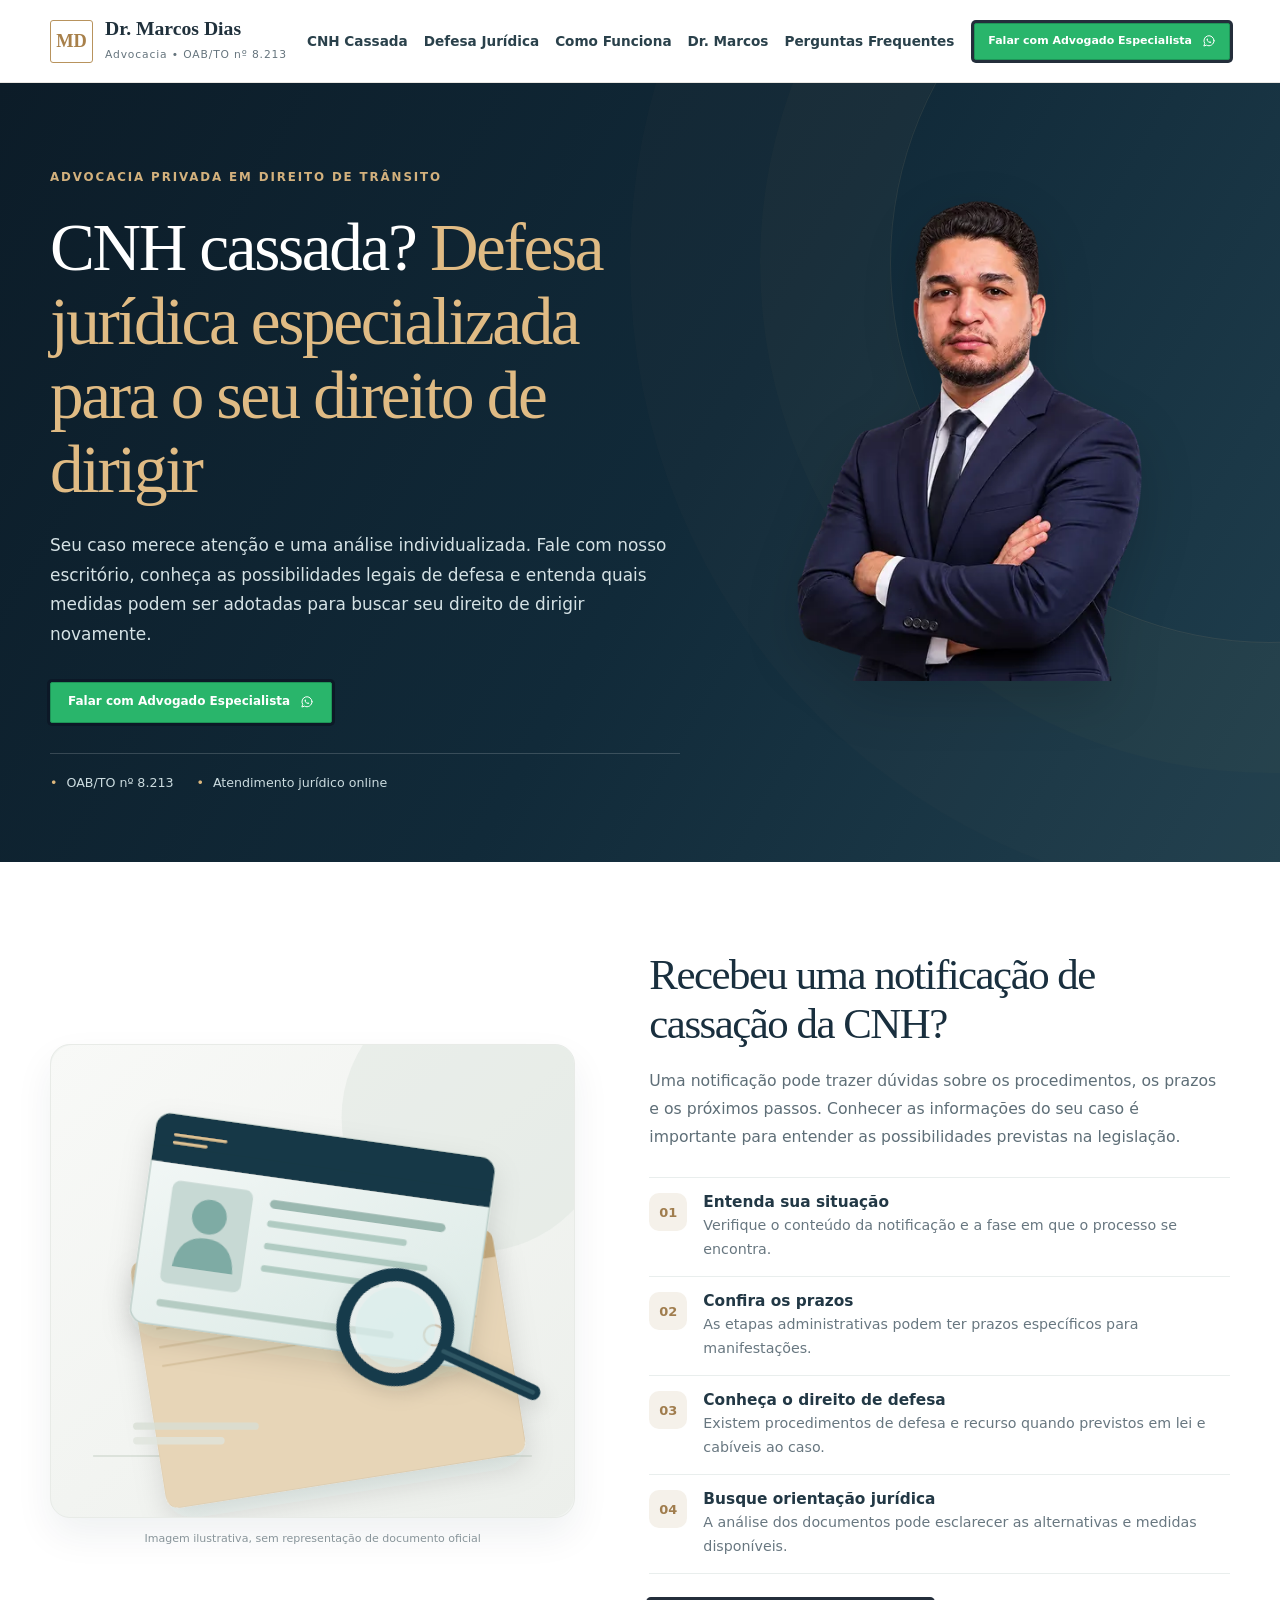
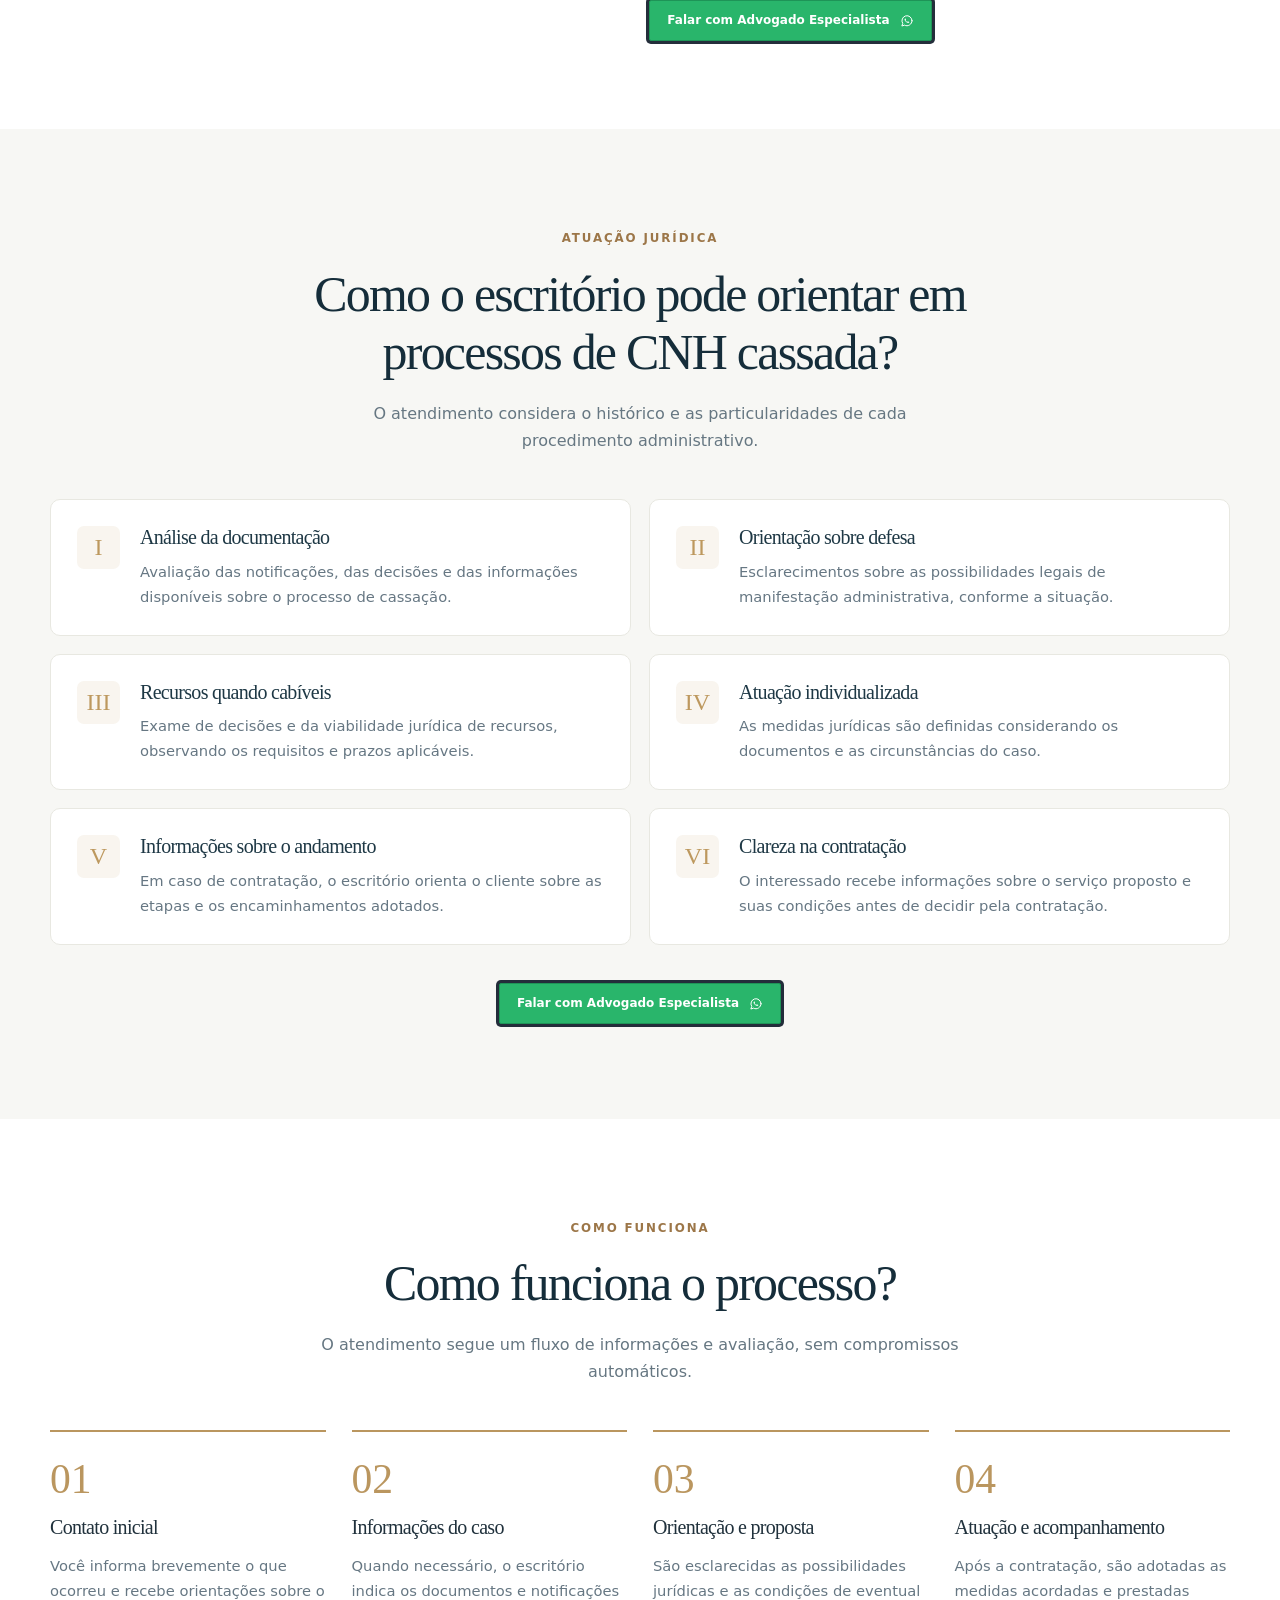
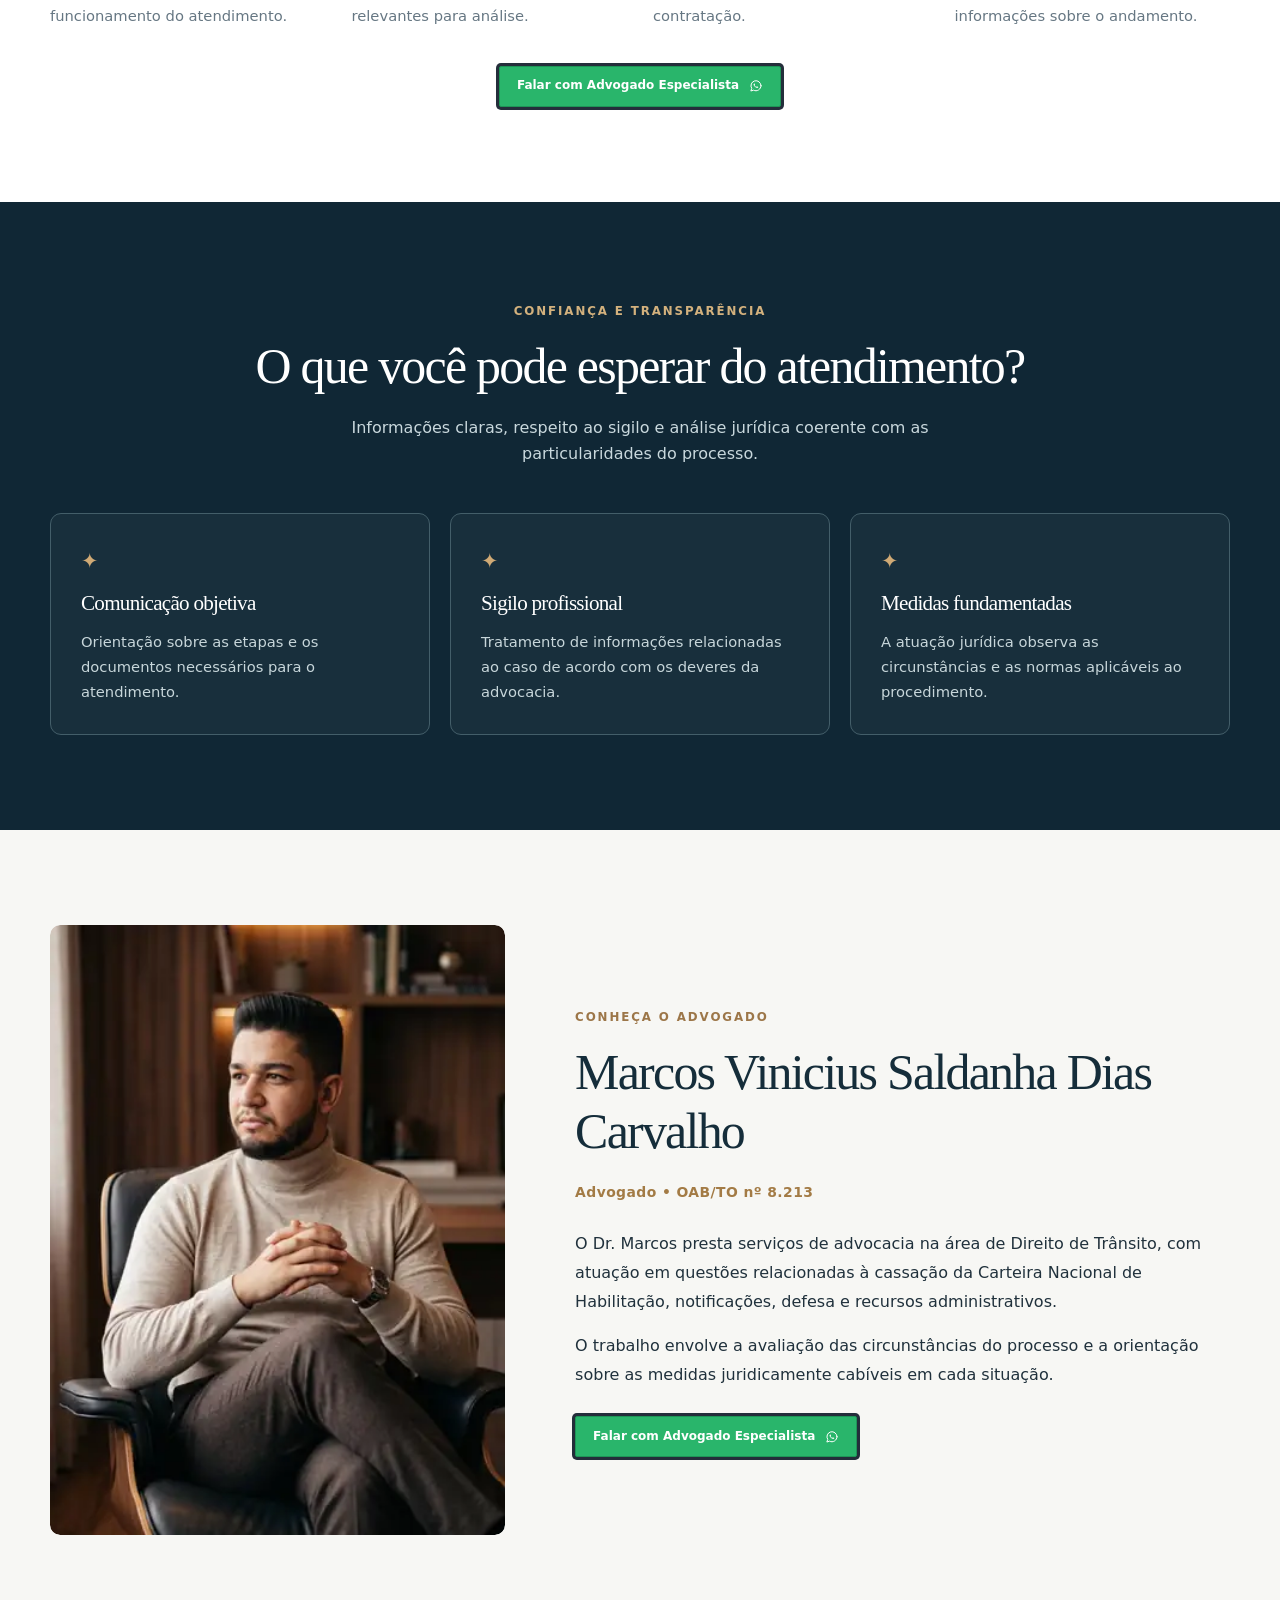
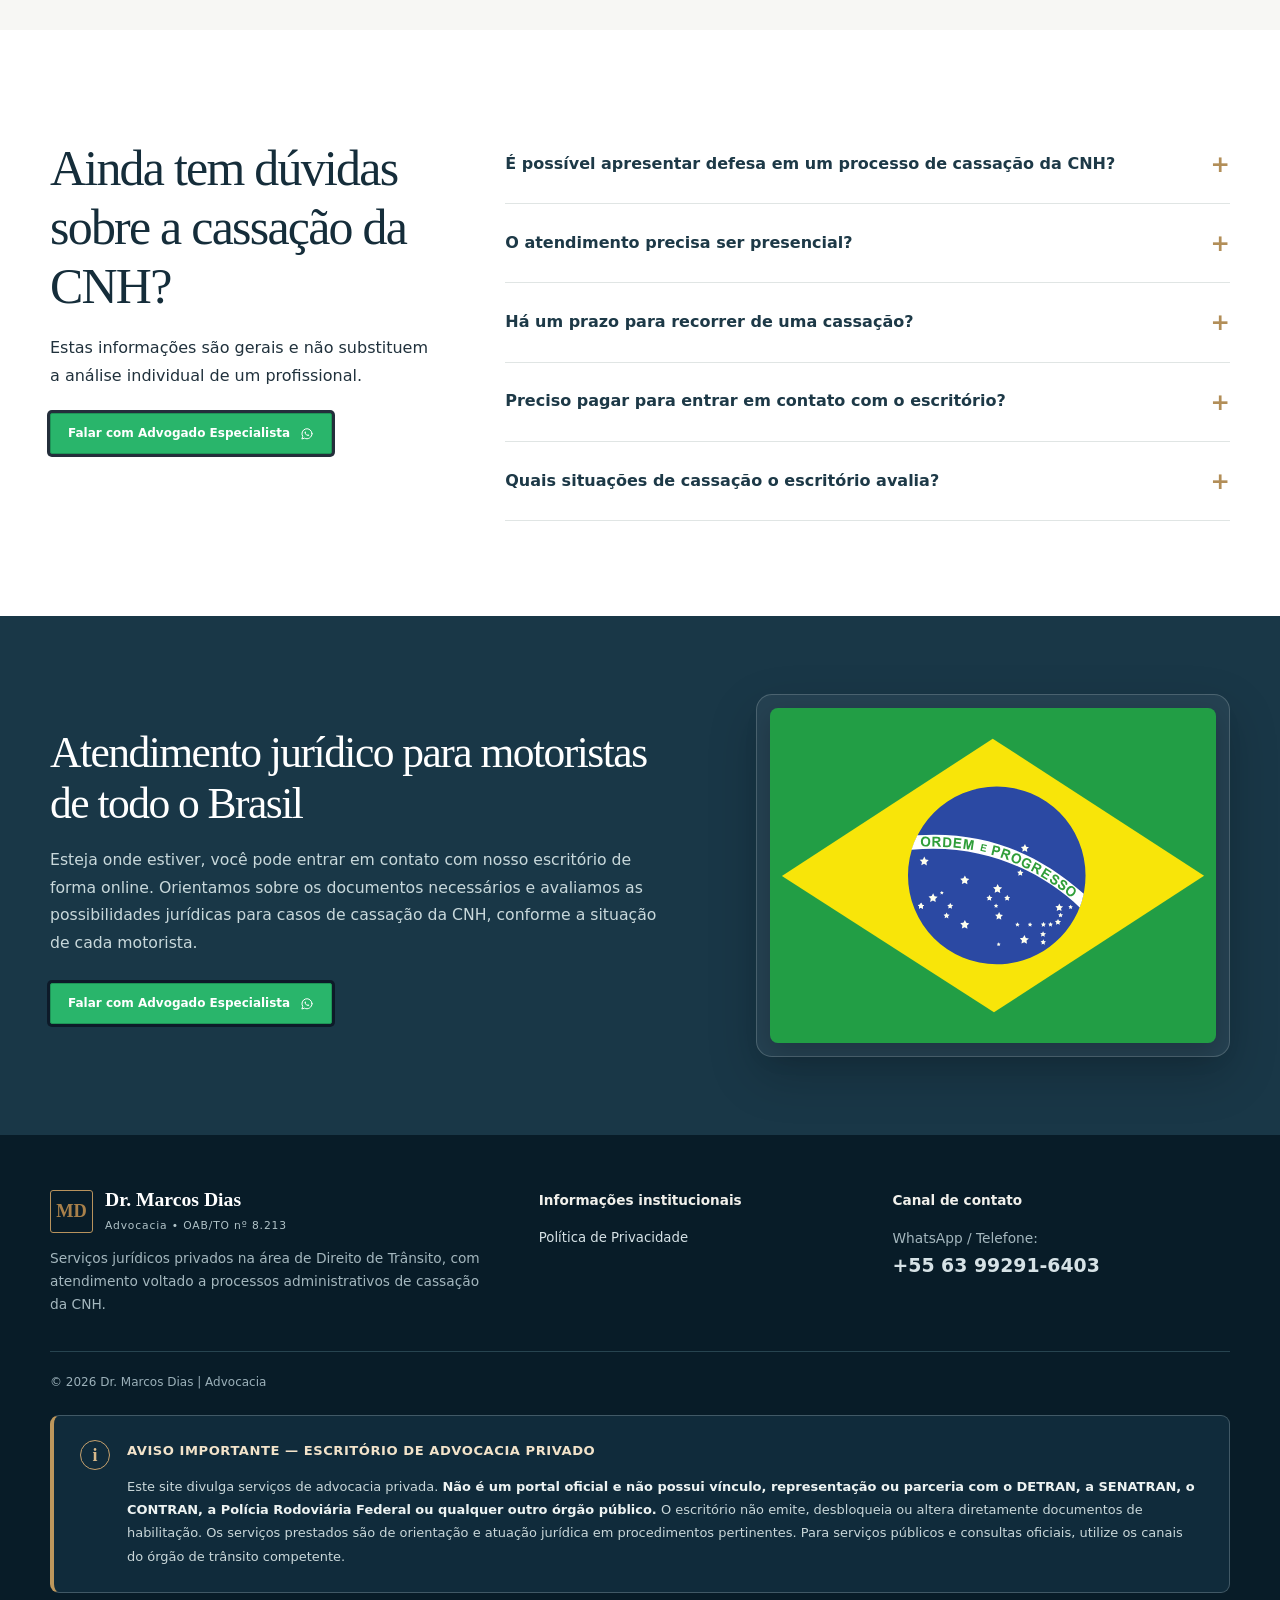
<file: index.html>
<!doctype html>
<html lang="pt-BR">
<head>
<meta charset="UTF-8">
<meta name="viewport" content="width=device-width, initial-scale=1">
<meta name="robots" content="noindex,nofollow">
<meta name="theme-color" content="#101f2b">
<title>CNH Cassada | Direito de Trânsito | Dr. Marcos Dias — Advocacia</title>
<meta name="description" content="Informações sobre defesa e recursos em processos de cassação da CNH. Atendimento jurídico privado com Dr. Marcos Dias, OAB/TO nº 8.213.">
<meta property="og:title" content="CNH Cassada | Dr. Marcos Dias — Advocacia">
<meta property="og:description" content="Orientação jurídica sobre processos de cassação da Carteira Nacional de Habilitação. Escritório de advocacia independente.">
<link rel="icon" href="./assets/favicon.svg" type="image/svg+xml">
<link rel="stylesheet" href="./assets/landing.css?v=20261119-10">
<link rel="stylesheet" href="./assets/cta-whatsapp.css?v=3">
<link rel="stylesheet" href="./assets/brazil-section.css?v=1">
<link rel="stylesheet" href="./assets/hero-faq-imagens.css?v=3">
</head>
<body class="lp-page">
<header class="lp-header">
  <div class="lp-container lp-header-inner">
    <a class="lp-brand" href="#inicio" aria-label="Página inicial, Dr. Marcos Dias">
      <span class="lp-monogram" aria-hidden="true">MD</span>
      <span><b>Dr. Marcos Dias</b><small>Advocacia • OAB/TO nº 8.213</small></span>
    </a>
    <nav class="lp-nav" aria-label="Menu principal">
      <a href="#situacao">CNH Cassada</a><a href="#atuacao">Defesa Jurídica</a><a href="#etapas">Como Funciona</a><a href="#advogado">Dr. Marcos</a><a href="#duvidas">Perguntas Frequentes</a>
    </nav>
    <a class="lp-btn lp-btn-sm lp-btn-dark lp-header-button wa-cta" href="https://wa.me/5563992916403?text=Ol%C3%A1!%20estou%20vindo%20do%20google%20e%20procuro%20por%20advogado%20especialista%20em%20direito%20de%20transito" target="_blank" rel="noopener noreferrer" aria-label="Falar com advogado especialista no WhatsApp"><svg class="wa-cta-icon" viewBox="0 0 24 24" aria-hidden="true" focusable="false" fill="none" xmlns="http://www.w3.org/2000/svg"><path d="M20.6 11.6a8.6 8.6 0 0 1-12.8 7.5L3.2 20.6l1.5-4.5A8.6 8.6 0 1 1 20.6 11.6Z" stroke="currentColor" stroke-width="1.7" stroke-linecap="round" stroke-linejoin="round"/><path d="M8.4 8c-.5.3-.8 1.1-.5 2.1.5 1.7 2.7 4 4.7 4.9 1.2.5 2.5.3 3-.3l.4-.9-2.7-1.3-.9 1c-1.2-.6-2.2-1.6-2.9-2.9l.9-.9-1.2-2.3-.8.6Z" fill="currentColor"/></svg><span class="wa-cta-copy"><span class="wa-cta-label">Falar com Advogado Especialista</span></span></a>
    <details class="lp-mobile-menu"><summary aria-label="Abrir menu">Menu <span aria-hidden="true">☰</span></summary><nav aria-label="Menu para celular"><a href="#situacao">CNH Cassada</a><a href="#atuacao">Defesa Jurídica</a><a href="#etapas">Como Funciona</a><a href="#advogado">Dr. Marcos</a><a href="#duvidas">Perguntas Frequentes</a></nav></details>
  </div>
</header>

<main id="inicio">
<section class="lp-hero" aria-labelledby="lp-main-heading">
  <div class="lp-container lp-hero-grid">
    <div class="lp-hero-copy">
      <span class="lp-kicker lp-kicker-gold">ADVOCACIA PRIVADA EM DIREITO DE TRÂNSITO</span>
      <h1 id="lp-main-heading">CNH cassada? <span>Defesa jurídica especializada para o seu direito de dirigir</span></h1>
      <p>Seu caso merece atenção e uma análise individualizada. Fale com nosso escritório, conheça as possibilidades legais de defesa e entenda quais medidas podem ser adotadas para buscar seu direito de dirigir novamente.</p>
      <div class="lp-hero-actions"><a class="lp-btn lp-btn-gold wa-cta" href="https://wa.me/5563992916403?text=Ol%C3%A1!%20estou%20vindo%20do%20google%20e%20procuro%20por%20advogado%20especialista%20em%20direito%20de%20transito" target="_blank" rel="noopener noreferrer" aria-label="Falar com advogado especialista no WhatsApp"><svg class="wa-cta-icon" viewBox="0 0 24 24" aria-hidden="true" focusable="false" fill="none" xmlns="http://www.w3.org/2000/svg"><path d="M20.6 11.6a8.6 8.6 0 0 1-12.8 7.5L3.2 20.6l1.5-4.5A8.6 8.6 0 1 1 20.6 11.6Z" stroke="currentColor" stroke-width="1.7" stroke-linecap="round" stroke-linejoin="round"/><path d="M8.4 8c-.5.3-.8 1.1-.5 2.1.5 1.7 2.7 4 4.7 4.9 1.2.5 2.5.3 3-.3l.4-.9-2.7-1.3-.9 1c-1.2-.6-2.2-1.6-2.9-2.9l.9-.9-1.2-2.3-.8.6Z" fill="currentColor"/></svg><span class="wa-cta-copy"><span class="wa-cta-label">Falar com Advogado Especialista</span></span></a></div>
      <div class="lp-hero-facts"><span>OAB/TO nº 8.213</span><span>Atendimento jurídico online</span></div>
    </div>
    <div class="lp-hero-portrait"><img src="./assets/advogado-hero-20261119.webp" alt="Advogado Dr. Marcos Dias de terno azul-marinho, com os braços cruzados e fundo transparente" width="570" height="546" fetchpriority="high" decoding="async"></div>
  </div>
</section>



<section class="lp-section lp-situation-white" id="situacao" aria-labelledby="lp-situation-title">
  <div class="lp-container lp-situation-grid">
    <figure class="lp-situation-photo">
      <img src="./assets/analise-cnh.svg" alt="Ilustração de documento de habilitação genérico, pasta de documentos e lupa, representando análise jurídica de uma CNH" width="720" height="650" loading="lazy" decoding="async">
      <figcaption>Imagem ilustrativa, sem representação de documento oficial</figcaption>
    </figure>
    <div class="lp-situation-content">
      
      <h2 class="lp-situation-heading" id="lp-situation-title">Recebeu uma notificação de cassação da CNH?</h2>
      <p class="lp-situation-lead">Uma notificação pode trazer dúvidas sobre os procedimentos, os prazos e os próximos passos. Conhecer as informações do seu caso é importante para entender as possibilidades previstas na legislação.</p>
      <div class="lp-situation-list">
        <div class="lp-situation-item"><span class="lp-situation-icon" aria-hidden="true">01</span><div><h3>Entenda sua situação</h3><p>Verifique o conteúdo da notificação e a fase em que o processo se encontra.</p></div></div>
        <div class="lp-situation-item"><span class="lp-situation-icon" aria-hidden="true">02</span><div><h3>Confira os prazos</h3><p>As etapas administrativas podem ter prazos específicos para manifestações.</p></div></div>
        <div class="lp-situation-item"><span class="lp-situation-icon" aria-hidden="true">03</span><div><h3>Conheça o direito de defesa</h3><p>Existem procedimentos de defesa e recurso quando previstos em lei e cabíveis ao caso.</p></div></div>
        <div class="lp-situation-item"><span class="lp-situation-icon" aria-hidden="true">04</span><div><h3>Busque orientação jurídica</h3><p>A análise dos documentos pode esclarecer as alternativas e medidas disponíveis.</p></div></div>
      </div>
      <a class="lp-situation-cta wa-cta" href="https://wa.me/5563992916403?text=Ol%C3%A1!%20estou%20vindo%20do%20google%20e%20procuro%20por%20advogado%20especialista%20em%20direito%20de%20transito" target="_blank" rel="noopener noreferrer" aria-label="Falar com advogado especialista no WhatsApp"><svg class="wa-cta-icon" viewBox="0 0 24 24" aria-hidden="true" focusable="false" fill="none" xmlns="http://www.w3.org/2000/svg"><path d="M20.6 11.6a8.6 8.6 0 0 1-12.8 7.5L3.2 20.6l1.5-4.5A8.6 8.6 0 1 1 20.6 11.6Z" stroke="currentColor" stroke-width="1.7" stroke-linecap="round" stroke-linejoin="round"/><path d="M8.4 8c-.5.3-.8 1.1-.5 2.1.5 1.7 2.7 4 4.7 4.9 1.2.5 2.5.3 3-.3l.4-.9-2.7-1.3-.9 1c-1.2-.6-2.2-1.6-2.9-2.9l.9-.9-1.2-2.3-.8.6Z" fill="currentColor"/></svg><span class="wa-cta-copy"><span class="wa-cta-label">Falar com Advogado Especialista</span></span></a>
    </div>
  </div>
</section>

<section class="lp-section lp-section-light" id="atuacao">
  <div class="lp-container">
    <div class="lp-heading-center"><span class="lp-kicker">ATUAÇÃO JURÍDICA</span><h2>Como o escritório pode orientar em processos de CNH cassada?</h2><p>O atendimento considera o histórico e as particularidades de cada procedimento administrativo.</p></div>
    <div class="lp-benefit-grid">
      <article class="lp-benefit"><span class="lp-icon-line" aria-hidden="true">I</span><div><h3>Análise da documentação</h3><p>Avaliação das notificações, das decisões e das informações disponíveis sobre o processo de cassação.</p></div></article>
      <article class="lp-benefit"><span class="lp-icon-line" aria-hidden="true">II</span><div><h3>Orientação sobre defesa</h3><p>Esclarecimentos sobre as possibilidades legais de manifestação administrativa, conforme a situação.</p></div></article>
      <article class="lp-benefit"><span class="lp-icon-line" aria-hidden="true">III</span><div><h3>Recursos quando cabíveis</h3><p>Exame de decisões e da viabilidade jurídica de recursos, observando os requisitos e prazos aplicáveis.</p></div></article>
      <article class="lp-benefit"><span class="lp-icon-line" aria-hidden="true">IV</span><div><h3>Atuação individualizada</h3><p>As medidas jurídicas são definidas considerando os documentos e as circunstâncias do caso.</p></div></article>
      <article class="lp-benefit"><span class="lp-icon-line" aria-hidden="true">V</span><div><h3>Informações sobre o andamento</h3><p>Em caso de contratação, o escritório orienta o cliente sobre as etapas e os encaminhamentos adotados.</p></div></article>
      <article class="lp-benefit"><span class="lp-icon-line" aria-hidden="true">VI</span><div><h3>Clareza na contratação</h3><p>O interessado recebe informações sobre o serviço proposto e suas condições antes de decidir pela contratação.</p></div></article>
    </div>
    <div class="lp-center-action"><a class="lp-btn lp-btn-dark wa-cta" href="https://wa.me/5563992916403?text=Ol%C3%A1!%20estou%20vindo%20do%20google%20e%20procuro%20por%20advogado%20especialista%20em%20direito%20de%20transito" target="_blank" rel="noopener noreferrer" aria-label="Falar com advogado especialista no WhatsApp"><svg class="wa-cta-icon" viewBox="0 0 24 24" aria-hidden="true" focusable="false" fill="none" xmlns="http://www.w3.org/2000/svg"><path d="M20.6 11.6a8.6 8.6 0 0 1-12.8 7.5L3.2 20.6l1.5-4.5A8.6 8.6 0 1 1 20.6 11.6Z" stroke="currentColor" stroke-width="1.7" stroke-linecap="round" stroke-linejoin="round"/><path d="M8.4 8c-.5.3-.8 1.1-.5 2.1.5 1.7 2.7 4 4.7 4.9 1.2.5 2.5.3 3-.3l.4-.9-2.7-1.3-.9 1c-1.2-.6-2.2-1.6-2.9-2.9l.9-.9-1.2-2.3-.8.6Z" fill="currentColor"/></svg><span class="wa-cta-copy"><span class="wa-cta-label">Falar com Advogado Especialista</span></span></a></div>
  </div>
</section>

<section class="lp-section" id="etapas">
  <div class="lp-container">
    <div class="lp-heading-center"><span class="lp-kicker">COMO FUNCIONA</span><h2>Como funciona o processo?</h2><p>O atendimento segue um fluxo de informações e avaliação, sem compromissos automáticos.</p></div>
    <div class="lp-steps">
      <article><span>01</span><h3>Contato inicial</h3><p>Você informa brevemente o que ocorreu e recebe orientações sobre o funcionamento do atendimento.</p></article>
      <article><span>02</span><h3>Informações do caso</h3><p>Quando necessário, o escritório indica os documentos e notificações relevantes para análise.</p></article>
      <article><span>03</span><h3>Orientação e proposta</h3><p>São esclarecidas as possibilidades jurídicas e as condições de eventual contratação.</p></article>
      <article><span>04</span><h3>Atuação e acompanhamento</h3><p>Após a contratação, são adotadas as medidas acordadas e prestadas informações sobre o andamento.</p></article>
    </div>
    <div class="lp-center-action"><a class="lp-btn lp-btn-gold wa-cta" href="https://wa.me/5563992916403?text=Ol%C3%A1!%20estou%20vindo%20do%20google%20e%20procuro%20por%20advogado%20especialista%20em%20direito%20de%20transito" target="_blank" rel="noopener noreferrer" aria-label="Falar com advogado especialista no WhatsApp"><svg class="wa-cta-icon" viewBox="0 0 24 24" aria-hidden="true" focusable="false" fill="none" xmlns="http://www.w3.org/2000/svg"><path d="M20.6 11.6a8.6 8.6 0 0 1-12.8 7.5L3.2 20.6l1.5-4.5A8.6 8.6 0 1 1 20.6 11.6Z" stroke="currentColor" stroke-width="1.7" stroke-linecap="round" stroke-linejoin="round"/><path d="M8.4 8c-.5.3-.8 1.1-.5 2.1.5 1.7 2.7 4 4.7 4.9 1.2.5 2.5.3 3-.3l.4-.9-2.7-1.3-.9 1c-1.2-.6-2.2-1.6-2.9-2.9l.9-.9-1.2-2.3-.8.6Z" fill="currentColor"/></svg><span class="wa-cta-copy"><span class="wa-cta-label">Falar com Advogado Especialista</span></span></a></div>
  </div>
</section>

<section class="lp-section lp-section-deep" id="transparencia">
  <div class="lp-container">
    <div class="lp-heading-center lp-heading-inverse"><span class="lp-kicker lp-kicker-gold">CONFIANÇA E TRANSPARÊNCIA</span><h2>O que você pode esperar do atendimento?</h2><p>Informações claras, respeito ao sigilo e análise jurídica coerente com as particularidades do processo.</p></div>
    <div class="lp-clarity-grid">
      <article><span aria-hidden="true">✦</span><h3>Comunicação objetiva</h3><p>Orientação sobre as etapas e os documentos necessários para o atendimento.</p></article>
      <article><span aria-hidden="true">✦</span><h3>Sigilo profissional</h3><p>Tratamento de informações relacionadas ao caso de acordo com os deveres da advocacia.</p></article>
      <article><span aria-hidden="true">✦</span><h3>Medidas fundamentadas</h3><p>A atuação jurídica observa as circunstâncias e as normas aplicáveis ao procedimento.</p></article>
    </div>
    
  </div>
</section>

<section class="lp-section lp-section-light" id="advogado">
  <div class="lp-container lp-about-grid">
    <div class="lp-portrait-wrap"><div class="lp-portrait-header"><span>ADVOCACIA</span><span>OAB/TO 8.213</span></div><img src="./assets/advogado-marcos-foto-05.webp" alt="Fotografia do advogado Dr. Marcos Dias sentado no escritório" loading="lazy" width="380" height="507" decoding="async"></div>
    <div class="lp-about-copy"><span class="lp-kicker">CONHEÇA O ADVOGADO</span><h2>Marcos Vinicius Saldanha Dias Carvalho</h2><p class="lp-oab">Advogado • OAB/TO nº 8.213</p><p>O Dr. Marcos presta serviços de advocacia na área de Direito de Trânsito, com atuação em questões relacionadas à cassação da Carteira Nacional de Habilitação, notificações, defesa e recursos administrativos.</p><p>O trabalho envolve a avaliação das circunstâncias do processo e a orientação sobre as medidas juridicamente cabíveis em cada situação.</p><a class="lp-btn lp-btn-dark wa-cta" href="https://wa.me/5563992916403?text=Ol%C3%A1!%20estou%20vindo%20do%20google%20e%20procuro%20por%20advogado%20especialista%20em%20direito%20de%20transito" target="_blank" rel="noopener noreferrer" aria-label="Falar com advogado especialista no WhatsApp"><svg class="wa-cta-icon" viewBox="0 0 24 24" aria-hidden="true" focusable="false" fill="none" xmlns="http://www.w3.org/2000/svg"><path d="M20.6 11.6a8.6 8.6 0 0 1-12.8 7.5L3.2 20.6l1.5-4.5A8.6 8.6 0 1 1 20.6 11.6Z" stroke="currentColor" stroke-width="1.7" stroke-linecap="round" stroke-linejoin="round"/><path d="M8.4 8c-.5.3-.8 1.1-.5 2.1.5 1.7 2.7 4 4.7 4.9 1.2.5 2.5.3 3-.3l.4-.9-2.7-1.3-.9 1c-1.2-.6-2.2-1.6-2.9-2.9l.9-.9-1.2-2.3-.8.6Z" fill="currentColor"/></svg><span class="wa-cta-copy"><span class="wa-cta-label">Falar com Advogado Especialista</span></span></a></div>
  </div>
</section>



<section class="lp-section" id="duvidas">
  <div class="lp-container lp-faq-grid">
    <div><h2>Ainda tem dúvidas sobre a cassação da CNH?</h2><p>Estas informações são gerais e não substituem a análise individual de um profissional.</p><a class="lp-btn lp-btn-dark wa-cta" href="https://wa.me/5563992916403?text=Ol%C3%A1!%20estou%20vindo%20do%20google%20e%20procuro%20por%20advogado%20especialista%20em%20direito%20de%20transito" target="_blank" rel="noopener noreferrer" aria-label="Falar com advogado especialista no WhatsApp"><svg class="wa-cta-icon" viewBox="0 0 24 24" aria-hidden="true" focusable="false" fill="none" xmlns="http://www.w3.org/2000/svg"><path d="M20.6 11.6a8.6 8.6 0 0 1-12.8 7.5L3.2 20.6l1.5-4.5A8.6 8.6 0 1 1 20.6 11.6Z" stroke="currentColor" stroke-width="1.7" stroke-linecap="round" stroke-linejoin="round"/><path d="M8.4 8c-.5.3-.8 1.1-.5 2.1.5 1.7 2.7 4 4.7 4.9 1.2.5 2.5.3 3-.3l.4-.9-2.7-1.3-.9 1c-1.2-.6-2.2-1.6-2.9-2.9l.9-.9-1.2-2.3-.8.6Z" fill="currentColor"/></svg><span class="wa-cta-copy"><span class="wa-cta-label">Falar com Advogado Especialista</span></span></a></div>
    <div class="lp-faq-list">
      <details><summary>É possível apresentar defesa em um processo de cassação da CNH?</summary><p>Em muitos procedimentos de cassação, a legislação assegura a apresentação de defesa e de recursos nas etapas cabíveis. A possibilidade de modificar uma decisão depende das circunstâncias do caso, dos documentos e do estágio do processo, sem garantia de resultado.</p></details>
      <details><summary>O atendimento precisa ser presencial?</summary><p>Não necessariamente. O contato e a orientação inicial podem ocorrer de forma online, facilitando o atendimento a pessoas de diferentes regiões. Se alguma etapa exigir providência presencial ou específica, o escritório explicará previamente.</p></details>
      <details><summary>Há um prazo para recorrer de uma cassação?</summary><p>Sim. Os procedimentos administrativos possuem etapas e prazos próprios, indicados nas notificações e nas regras aplicáveis. É importante identificar a data da ciência da decisão e conferir o órgão responsável antes de definir qualquer medida.</p></details>
      <details><summary>Preciso pagar para entrar em contato com o escritório?</summary><p>O primeiro contato pode ser feito sem compromisso de contratação. Caso seja necessário um exame jurídico mais aprofundado ou a elaboração de defesa, as condições de atendimento e os honorários serão esclarecidos antecipadamente.</p></details>
      <details><summary>Quais situações de cassação o escritório avalia?</summary><p>O escritório recebe consultas sobre diferentes motivos de cassação da habilitação. Cada situação é examinada individualmente para identificar se existe atuação jurídica cabível, quais documentos são relevantes e quais providências podem ser consideradas.</p></details>
    </div>
  </div>
</section>

<section class="lp-final-cta" id="atendimento-brasil">
  <div class="lp-container lp-final-inner lp-brazil-layout">
    <div class="lp-brazil-content">
      
      <h2>Atendimento jurídico para motoristas de todo o Brasil</h2>
      <p>Esteja onde estiver, você pode entrar em contato com nosso escritório de forma online. Orientamos sobre os documentos necessários e avaliamos as possibilidades jurídicas para casos de cassação da CNH, conforme a situação de cada motorista.</p>
      <div class="lp-brazil-action"><a class="lp-btn lp-btn-gold wa-cta" href="https://wa.me/5563992916403?text=Ol%C3%A1!%20estou%20vindo%20do%20google%20e%20procuro%20por%20advogado%20especialista%20em%20direito%20de%20transito" target="_blank" rel="noopener noreferrer" aria-label="Falar com advogado especialista no WhatsApp"><svg class="wa-cta-icon" viewBox="0 0 24 24" aria-hidden="true" focusable="false" fill="none" xmlns="http://www.w3.org/2000/svg"><path d="M20.6 11.6a8.6 8.6 0 0 1-12.8 7.5L3.2 20.6l1.5-4.5A8.6 8.6 0 1 1 20.6 11.6Z" stroke="currentColor" stroke-width="1.7" stroke-linecap="round" stroke-linejoin="round"/><path d="M8.4 8c-.5.3-.8 1.1-.5 2.1.5 1.7 2.7 4 4.7 4.9 1.2.5 2.5.3 3-.3l.4-.9-2.7-1.3-.9 1c-1.2-.6-2.2-1.6-2.9-2.9l.9-.9-1.2-2.3-.8.6Z" fill="currentColor"/></svg><span class="wa-cta-copy"><span class="wa-cta-label">Falar com Advogado Especialista</span></span></a></div>
    </div>
    <figure class="lp-brazil-figure">
      <img src="./assets/bandeira-brasil.svg" alt="Bandeira do Brasil" width="640" height="480" loading="lazy" decoding="async">
    </figure>
  </div>
</section>
</main>

<footer class="lp-footer">
 <div class="lp-container">
   <div class="lp-footer-top"><div><a class="lp-brand lp-brand-footer" href="#inicio"><span class="lp-monogram" aria-hidden="true">MD</span><span><b>Dr. Marcos Dias</b><small>Advocacia • OAB/TO nº 8.213</small></span></a><p>Serviços jurídicos privados na área de Direito de Trânsito, com atendimento voltado a processos administrativos de cassação da CNH.</p></div><div><strong>Informações institucionais</strong><nav aria-label="Links institucionais"><a href="./politica-de-privacidade.html">Política de Privacidade</a></nav></div><div><strong>Canal de contato</strong><p>WhatsApp / Telefone:</p><a class="lp-footer-phone" href="https://wa.me/5563992916403?text=Ol%C3%A1!%20estou%20vindo%20do%20google%20e%20procuro%20por%20advogado%20especialista%20em%20direito%20de%20transito" target="_blank" rel="noopener noreferrer">+55 63 99291-6403</a></div></div>
   <div class="lp-copyright">© 2026 Dr. Marcos Dias | Advocacia</div>
   <div class="disclaimer-publico" role="note" aria-label="Aviso institucional: advocacia independente"><div class="disclaimer-publico__icon" aria-hidden="true">i</div><div><strong>AVISO IMPORTANTE — ESCRITÓRIO DE ADVOCACIA PRIVADO</strong><p>Este site divulga serviços de advocacia privada. <strong>Não é um portal oficial e não possui vínculo, representação ou parceria com o DETRAN, a SENATRAN, o CONTRAN, a Polícia Rodoviária Federal ou qualquer outro órgão público.</strong> O escritório não emite, desbloqueia ou altera diretamente documentos de habilitação. Os serviços prestados são de orientação e atuação jurídica em procedimentos pertinentes. Para serviços públicos e consultas oficiais, utilize os canais do órgão de trânsito competente.</p></div></div>
 </div>
</footer>
<div class="lp-mobile-whats"><a class="wa-cta" href="https://wa.me/5563992916403?text=Ol%C3%A1!%20estou%20vindo%20do%20google%20e%20procuro%20por%20advogado%20especialista%20em%20direito%20de%20transito" target="_blank" rel="noopener noreferrer" aria-label="Falar com advogado especialista no WhatsApp"><svg class="wa-cta-icon" viewBox="0 0 24 24" aria-hidden="true" focusable="false" fill="none" xmlns="http://www.w3.org/2000/svg"><path d="M20.6 11.6a8.6 8.6 0 0 1-12.8 7.5L3.2 20.6l1.5-4.5A8.6 8.6 0 1 1 20.6 11.6Z" stroke="currentColor" stroke-width="1.7" stroke-linecap="round" stroke-linejoin="round"/><path d="M8.4 8c-.5.3-.8 1.1-.5 2.1.5 1.7 2.7 4 4.7 4.9 1.2.5 2.5.3 3-.3l.4-.9-2.7-1.3-.9 1c-1.2-.6-2.2-1.6-2.9-2.9l.9-.9-1.2-2.3-.8.6Z" fill="currentColor"/></svg><span class="wa-cta-copy"><span class="wa-cta-label">Falar com Advogado Especialista</span></span></a></div>
</body>
</html>
</file>
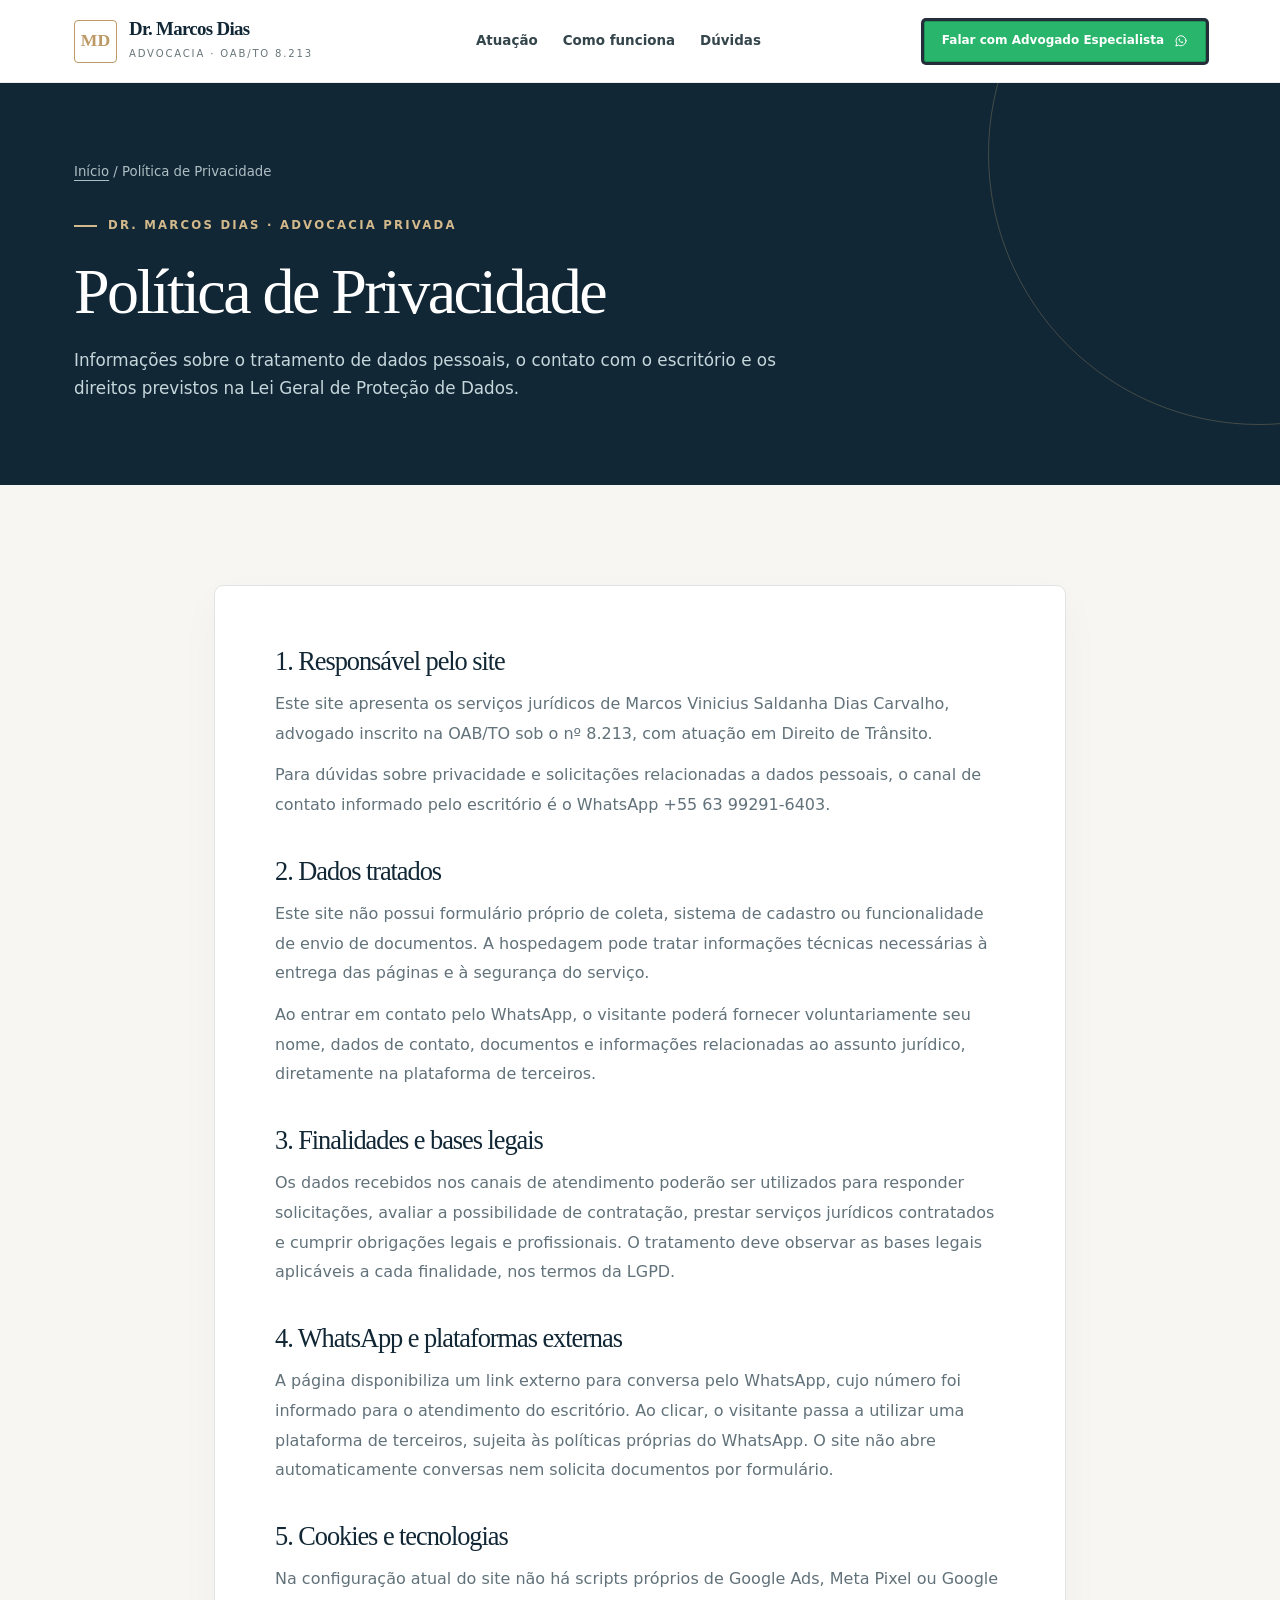
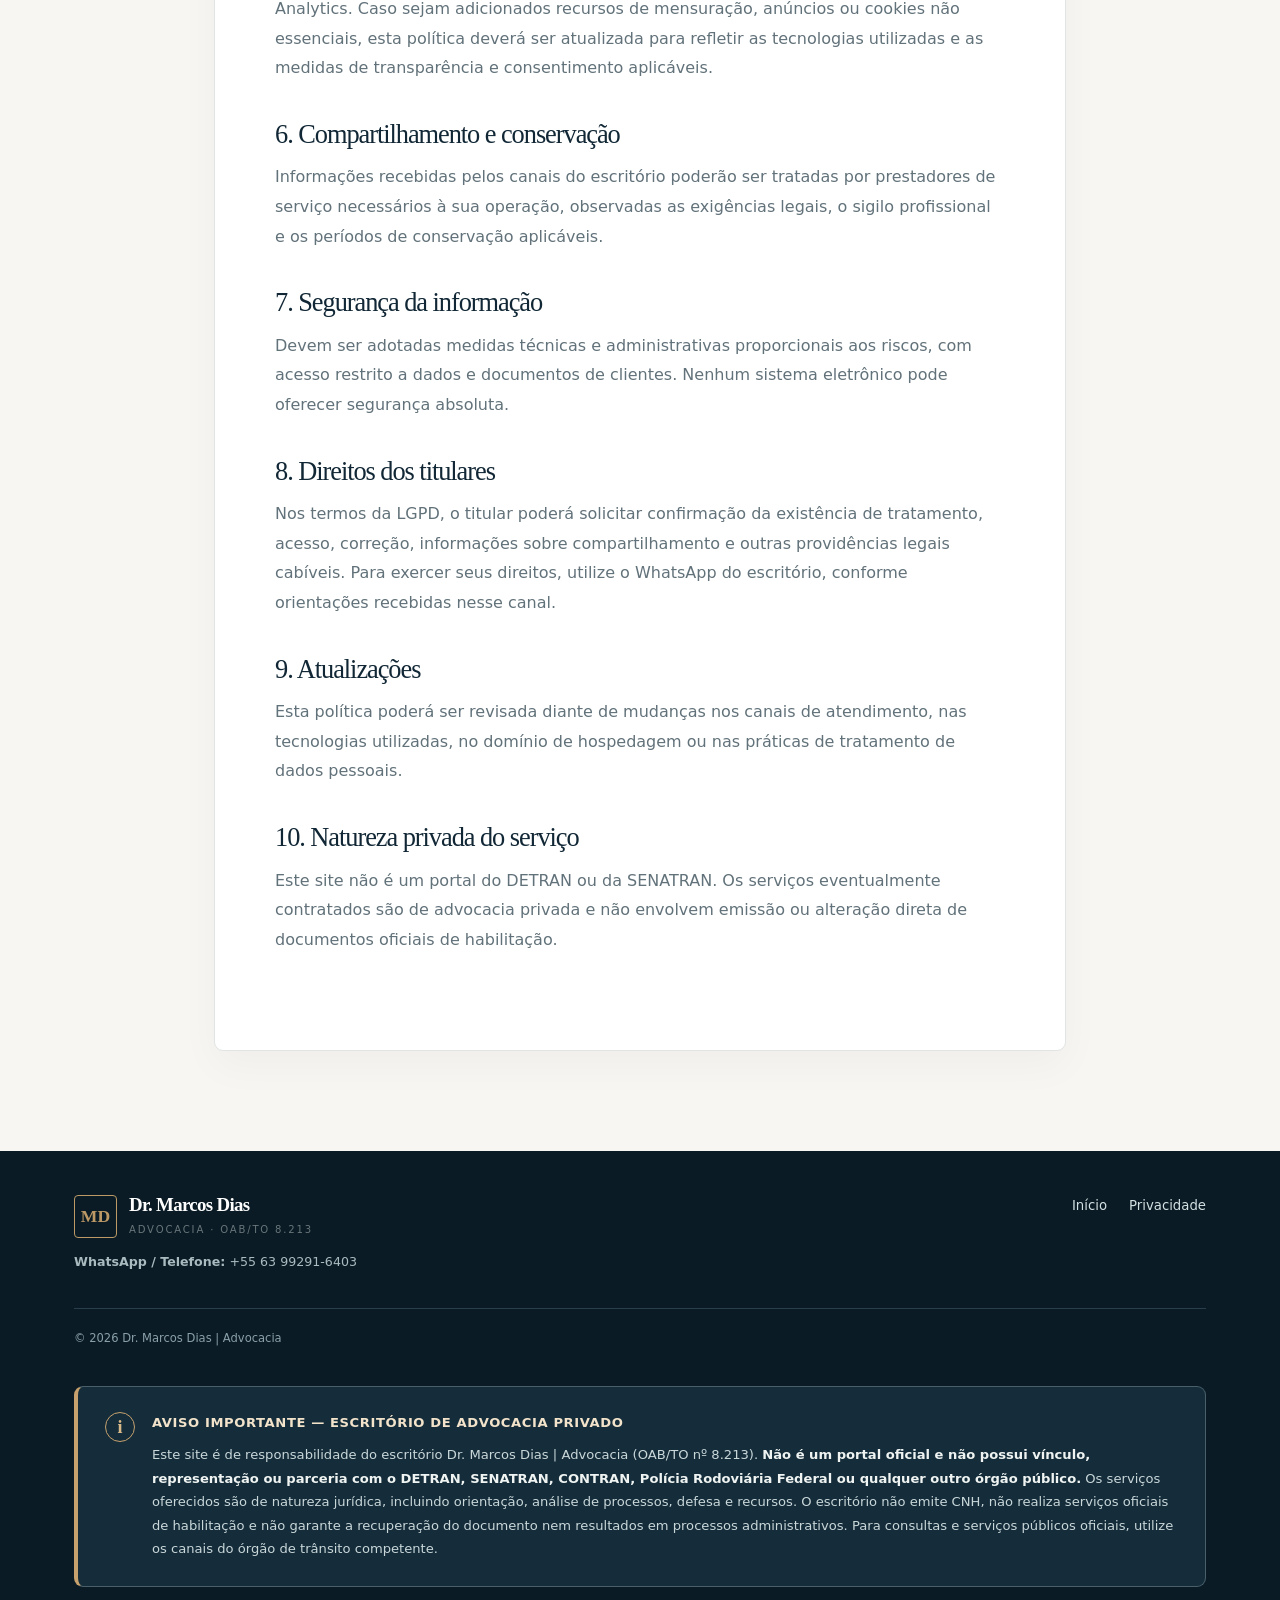
<file: politica-de-privacidade.html>
<!doctype html>
<html lang="pt-BR"><head>
<meta charset="UTF-8"><meta name="viewport" content="width=device-width, initial-scale=1"><meta name="robots" content="noindex,nofollow"><meta name="theme-color" content="#112735">
<title>Política de Privacidade | Dr. Marcos Dias — Advocacia</title>
<meta name="description" content="Informações sobre o tratamento de dados pessoais, o contato com o escritório e os direitos previstos na Lei Geral de Proteção de Dados.">
<link rel="icon" href="./assets/favicon.svg" type="image/svg+xml">
<link rel="stylesheet" href="./assets/site.css?v=20261124-1">
<link rel="stylesheet" href="./assets/cta-whatsapp.css?v=3">
</head><body>


<header class="site-header"><div class="wrap header-inner">
  <a class="brand" href="./index.html" aria-label="Dr. Marcos Dias — início"><span class="monogram" aria-hidden="true">MD</span><span><strong>Dr. Marcos Dias</strong><small>Advocacia · OAB/TO 8.213</small></span></a>
  <nav class="nav" aria-label="Navegação principal"><a href="./index.html#atuacao">Atuação</a><a href="./index.html#etapas">Como funciona</a><a href="./index.html#duvidas">Dúvidas</a></nav>
  <a class="button dark header-cta wa-cta" href="https://wa.me/5563992916403?text=Ol%C3%A1!%20estou%20vindo%20do%20google%20e%20procuro%20por%20advogado%20especialista%20em%20direito%20de%20transito" target="_blank" rel="noopener noreferrer" aria-label="Falar com advogado especialista no WhatsApp"><svg class="wa-cta-icon" viewBox="0 0 24 24" aria-hidden="true" focusable="false" fill="none" xmlns="http://www.w3.org/2000/svg"><path d="M20.6 11.6a8.6 8.6 0 0 1-12.8 7.5L3.2 20.6l1.5-4.5A8.6 8.6 0 1 1 20.6 11.6Z" stroke="currentColor" stroke-width="1.7" stroke-linecap="round" stroke-linejoin="round"/><path d="M8.4 8c-.5.3-.8 1.1-.5 2.1.5 1.7 2.7 4 4.7 4.9 1.2.5 2.5.3 3-.3l.4-.9-2.7-1.3-.9 1c-1.2-.6-2.2-1.6-2.9-2.9l.9-.9-1.2-2.3-.8.6Z" fill="currentColor"/></svg><span class="wa-cta-copy"><span class="wa-cta-label">Falar com Advogado Especialista</span></span></a>
  <nav class="mobile-nav" aria-label="Contato no celular"><a class="button dark wa-cta" href="https://wa.me/5563992916403?text=Ol%C3%A1!%20estou%20vindo%20do%20google%20e%20procuro%20por%20advogado%20especialista%20em%20direito%20de%20transito" target="_blank" rel="noopener noreferrer" aria-label="Falar com advogado especialista no WhatsApp"><svg class="wa-cta-icon" viewBox="0 0 24 24" aria-hidden="true" focusable="false" fill="none" xmlns="http://www.w3.org/2000/svg"><path d="M20.6 11.6a8.6 8.6 0 0 1-12.8 7.5L3.2 20.6l1.5-4.5A8.6 8.6 0 1 1 20.6 11.6Z" stroke="currentColor" stroke-width="1.7" stroke-linecap="round" stroke-linejoin="round"/><path d="M8.4 8c-.5.3-.8 1.1-.5 2.1.5 1.7 2.7 4 4.7 4.9 1.2.5 2.5.3 3-.3l.4-.9-2.7-1.3-.9 1c-1.2-.6-2.2-1.6-2.9-2.9l.9-.9-1.2-2.3-.8.6Z" fill="currentColor"/></svg><span class="wa-cta-copy"><span class="wa-cta-label">Falar com Advogado Especialista</span></span></a></nav>
</div></header>
<main><section class="doc-hero"><div class="wrap"><div class="breadcrumb"><a href="./index.html">Início</a> / Política de Privacidade</div>
<span class="eyebrow">Dr. Marcos Dias · Advocacia privada</span><h1>Política de Privacidade</h1><p>Informações sobre o tratamento de dados pessoais, o contato com o escritório e os direitos previstos na Lei Geral de Proteção de Dados.</p></div></section>

<section class="section soft"><div class="wrap content-block"><div class="paper">
<section class="content-section"><h2>1. Responsável pelo site</h2><p>Este site apresenta os serviços jurídicos de Marcos Vinicius Saldanha Dias Carvalho, advogado inscrito na OAB/TO sob o nº 8.213, com atuação em Direito de Trânsito.</p><p>Para dúvidas sobre privacidade e solicitações relacionadas a dados pessoais, o canal de contato informado pelo escritório é o <a href="https://wa.me/5563992916403?text=Ol%C3%A1!%20estou%20vindo%20do%20google%20e%20procuro%20por%20advogado%20especialista%20em%20direito%20de%20transito" target="_blank" rel="noopener noreferrer">WhatsApp +55 63 99291-6403</a>.</p></section>
<section class="content-section"><h2>2. Dados tratados</h2><p>Este site não possui formulário próprio de coleta, sistema de cadastro ou funcionalidade de envio de documentos. A hospedagem pode tratar informações técnicas necessárias à entrega das páginas e à segurança do serviço.</p><p>Ao entrar em contato pelo WhatsApp, o visitante poderá fornecer voluntariamente seu nome, dados de contato, documentos e informações relacionadas ao assunto jurídico, diretamente na plataforma de terceiros.</p></section>
<section class="content-section"><h2>3. Finalidades e bases legais</h2><p>Os dados recebidos nos canais de atendimento poderão ser utilizados para responder solicitações, avaliar a possibilidade de contratação, prestar serviços jurídicos contratados e cumprir obrigações legais e profissionais. O tratamento deve observar as bases legais aplicáveis a cada finalidade, nos termos da LGPD.</p></section>
<section class="content-section"><h2>4. WhatsApp e plataformas externas</h2><p>A página disponibiliza um link externo para conversa pelo WhatsApp, cujo número foi informado para o atendimento do escritório. Ao clicar, o visitante passa a utilizar uma plataforma de terceiros, sujeita às políticas próprias do WhatsApp. O site não abre automaticamente conversas nem solicita documentos por formulário.</p></section>
<section class="content-section"><h2>5. Cookies e tecnologias</h2><p>Na configuração atual do site não há scripts próprios de Google Ads, Meta Pixel ou Google Analytics. Caso sejam adicionados recursos de mensuração, anúncios ou cookies não essenciais, esta política deverá ser atualizada para refletir as tecnologias utilizadas e as medidas de transparência e consentimento aplicáveis.</p></section>
<section class="content-section"><h2>6. Compartilhamento e conservação</h2><p>Informações recebidas pelos canais do escritório poderão ser tratadas por prestadores de serviço necessários à sua operação, observadas as exigências legais, o sigilo profissional e os períodos de conservação aplicáveis.</p></section>
<section class="content-section"><h2>7. Segurança da informação</h2><p>Devem ser adotadas medidas técnicas e administrativas proporcionais aos riscos, com acesso restrito a dados e documentos de clientes. Nenhum sistema eletrônico pode oferecer segurança absoluta.</p></section>
<section class="content-section"><h2>8. Direitos dos titulares</h2><p>Nos termos da LGPD, o titular poderá solicitar confirmação da existência de tratamento, acesso, correção, informações sobre compartilhamento e outras providências legais cabíveis. Para exercer seus direitos, utilize o <a href="https://wa.me/5563992916403?text=Ol%C3%A1!%20estou%20vindo%20do%20google%20e%20procuro%20por%20advogado%20especialista%20em%20direito%20de%20transito" target="_blank" rel="noopener noreferrer">WhatsApp do escritório</a>, conforme orientações recebidas nesse canal.</p></section>
<section class="content-section"><h2>9. Atualizações</h2><p>Esta política poderá ser revisada diante de mudanças nos canais de atendimento, nas tecnologias utilizadas, no domínio de hospedagem ou nas práticas de tratamento de dados pessoais.</p></section>
<section class="content-section"><h2>10. Natureza privada do serviço</h2><p>Este site não é um portal do DETRAN ou da SENATRAN. Os serviços eventualmente contratados são de advocacia privada e não envolvem emissão ou alteração direta de documentos oficiais de habilitação.</p></section>
</div></div></section>
</main>
<footer class="footer"><div class="wrap"><div class="footer-flex"><div>
  <a class="brand" href="./index.html"><span class="monogram" aria-hidden="true">MD</span><span><strong>Dr. Marcos Dias</strong><small>Advocacia · OAB/TO 8.213</small></span></a>
  <p><strong>WhatsApp / Telefone:</strong> <a href="https://wa.me/5563992916403?text=Ol%C3%A1!%20estou%20vindo%20do%20google%20e%20procuro%20por%20advogado%20especialista%20em%20direito%20de%20transito" target="_blank" rel="noopener noreferrer">+55 63 99291-6403</a></p>
</div><nav class="footer-links" aria-label="Links institucionais"><a href="./index.html">Início</a><a href="./politica-de-privacidade.html">Privacidade</a></nav></div>
<div class="footer-bottom"><span>© 2026 Dr. Marcos Dias | Advocacia</span></div>
      <div class="disclaimer-publico" role="note" aria-label="Aviso institucional: advocacia independente">
        <div class="disclaimer-publico__icon" aria-hidden="true">i</div>
        <div>
          <strong>AVISO IMPORTANTE — ESCRITÓRIO DE ADVOCACIA PRIVADO</strong>
          <p>Este site é de responsabilidade do escritório Dr. Marcos Dias | Advocacia (OAB/TO nº 8.213). <strong>Não é um portal oficial e não possui vínculo, representação ou parceria com o DETRAN, SENATRAN, CONTRAN, Polícia Rodoviária Federal ou qualquer outro órgão público.</strong> Os serviços oferecidos são de natureza jurídica, incluindo orientação, análise de processos, defesa e recursos. O escritório não emite CNH, não realiza serviços oficiais de habilitação e não garante a recuperação do documento nem resultados em processos administrativos. Para consultas e serviços públicos oficiais, utilize os canais do órgão de trânsito competente.</p>
        </div>
      </div>
</div></footer>
<div class="mobile-action"><a class="button dark wa-cta" href="https://wa.me/5563992916403?text=Ol%C3%A1!%20estou%20vindo%20do%20google%20e%20procuro%20por%20advogado%20especialista%20em%20direito%20de%20transito" target="_blank" rel="noopener noreferrer" aria-label="Falar com advogado especialista no WhatsApp"><svg class="wa-cta-icon" viewBox="0 0 24 24" aria-hidden="true" focusable="false" fill="none" xmlns="http://www.w3.org/2000/svg"><path d="M20.6 11.6a8.6 8.6 0 0 1-12.8 7.5L3.2 20.6l1.5-4.5A8.6 8.6 0 1 1 20.6 11.6Z" stroke="currentColor" stroke-width="1.7" stroke-linecap="round" stroke-linejoin="round"/><path d="M8.4 8c-.5.3-.8 1.1-.5 2.1.5 1.7 2.7 4 4.7 4.9 1.2.5 2.5.3 3-.3l.4-.9-2.7-1.3-.9 1c-1.2-.6-2.2-1.6-2.9-2.9l.9-.9-1.2-2.3-.8.6Z" fill="currentColor"/></svg><span class="wa-cta-copy"><span class="wa-cta-label">Falar com Advogado Especialista</span></span></a></div>
</body></html>
</file>
<file: assets/landing.css>
:root{color-scheme:light}
*,*::before,*::after{box-sizing:border-box}
html{scroll-behavior:smooth;scroll-padding-top:90px}
body.lp-page{margin:0;background:#fff;color:#20313c;font-family:system-ui,-apple-system,"Segoe UI",Arial,sans-serif;line-height:1.65}
.lp-page h1,.lp-page h2,.lp-page h3,.lp-page p{margin:0}
.lp-page h1,.lp-page h2,.lp-page h3{line-height:1.18}
.lp-page a{color:inherit}
.lp-page :focus-visible{outline:3px solid #d0a669;outline-offset:3px}
.lp-page img{max-width:100%}

.lp-page .disclaimer-publico{display:flex;align-items:flex-start;gap:17px;background:#152d3b;border:1px solid #49606a;border-left:4px solid #c6a16d;border-radius:9px;padding:24px 26px;margin-top:27px}
.lp-page .disclaimer-publico__icon{flex:0 0 30px;display:grid;place-items:center;width:30px;height:30px;border:1px solid #c6a16d;border-radius:50%;color:#d8b98a;font:700 1.12rem Georgia,serif}
.lp-page .disclaimer-publico strong{display:block;color:#f2e3ca;font-family:inherit;font-size:.82rem;letter-spacing:.04em;margin-bottom:10px}
.lp-page .disclaimer-publico p{color:#c9d7d9;font-size:.81rem;line-height:1.8}
.lp-page .disclaimer-publico p strong{display:inline;color:#edf3f2;font-size:inherit;letter-spacing:normal;font-weight:700;margin:0}
@media(max-width:640px){
.lp-page .disclaimer-publico{padding:17px 15px;gap:11px}
.lp-page .disclaimer-publico__icon{flex-basis:25px;width:25px;height:25px}
.lp-page .disclaimer-publico p{font-size:.77rem}
}


.lp-page{font-family:system-ui,-apple-system,"Segoe UI",Arial,sans-serif;color:#20313c;background:#fff}
.lp-page h1,.lp-page h2,.lp-page h3{font-family:Georgia,"Times New Roman",serif;font-weight:500;letter-spacing:-.035em}
.lp-page a{text-decoration:none}
.lp-container{width:min(1180px,calc(100% - 48px));margin:0 auto}
.lp-header{background:#fff;border-bottom:1px solid #e9e7e3;position:sticky;top:0;z-index:50}
.lp-header-inner{display:flex;align-items:center;justify-content:space-between;min-height:82px;gap:23px}
.lp-brand{display:inline-flex;align-items:center;gap:12px;flex-shrink:0;color:#102b3a}
.lp-brand b{display:block;font:600 1.23rem Georgia,serif;line-height:1.05}
.lp-brand small{display:block;font-size:.67rem;letter-spacing:.08em;color:#65747d;margin-top:7px}
.lp-monogram{display:grid;place-items:center;width:43px;height:43px;border:1px solid #b8935d;border-radius:3px;color:#a8804a;font:600 1.15rem Georgia,serif}
.lp-nav{display:flex;gap:26px;align-items:center;font-weight:650;color:#2a414b;font-size:.85rem}
.lp-nav a:hover{color:#a47f4b}
.lp-btn{border-radius:6px;padding:15px 23px;display:inline-flex;gap:12px;align-items:center;justify-content:center;text-align:center;font-family:system-ui,sans-serif;font-weight:750;font-size:.89rem;line-height:1.25;transition:background .18s,transform .18s;white-space:normal}
.lp-btn:hover{transform:translateY(-2px)}
.lp-btn-sm{padding:12px 16px;font-size:.78rem}
.lp-btn-gold{background:#c5a06a;color:#102231!important}
.lp-btn-gold:hover{background:#ddba86}
.lp-btn-dark{background:#142d3a;color:#fff!important}
.lp-btn-dark:hover{background:#284757}
.lp-btn-outline{border:1px solid rgba(255,255,255,.45);color:#fff!important}
.lp-btn-outline:hover{background:rgba(255,255,255,.1)}
.lp-mobile-menu{display:none}
.lp-hero{position:relative;overflow:hidden;background:linear-gradient(120deg,#0c1c28 0%,#112a39 53%,#203f4e 100%);color:#fff;min-height:680px;display:flex;align-items:center}
.lp-hero:before{content:"";position:absolute;width:760px;height:760px;border:1px solid rgba(205,174,120,.12);border-radius:50%;top:-210px;right:-190px;box-shadow:0 0 0 130px rgba(197,160,106,.025),0 0 0 260px rgba(197,160,106,.02)}
.lp-hero-grid{display:grid;grid-template-columns:1.2fr .8fr;gap:65px;align-items:center;padding:90px 0;position:relative;z-index:1}
.lp-kicker{font-size:.74rem;color:#9c7648;letter-spacing:.16em;font-weight:800;text-transform:uppercase}
.lp-kicker-gold{color:#d3b17d}
.lp-hero h1{font-size:clamp(2.9rem,5.25vw,5.1rem);line-height:1.1;margin:22px 0 24px;max-width:750px;color:#fff}
.lp-hero h1 span{color:#e0bb84}
.lp-hero p{max-width:650px;color:#d5e2e5;font-size:1.06rem;line-height:1.8}
.lp-hero-actions{display:flex;flex-wrap:wrap;gap:13px;margin:32px 0 30px}
.lp-hero-facts{display:flex;flex-wrap:wrap;gap:13px 23px;color:#cbdbdf;border-top:1px solid rgba(255,255,255,.17);padding-top:19px;font-size:.79rem}
.lp-hero-facts span:before{content:"•";color:#ddb77d;margin-right:9px}
.lp-hero-display{position:relative;min-height:440px;border:1px solid rgba(208,171,116,.42);border-radius:9px;background:radial-gradient(circle at 40% 18%,rgba(198,160,104,.10),transparent 65%),rgba(0,0,0,.09);display:flex;flex-direction:column;justify-content:center;align-items:center;color:#e3d0ad;overflow:hidden}
.lp-hero-display:before{content:"";position:absolute;width:320px;height:320px;border:1px solid rgba(208,171,116,.18);border-radius:50%;box-shadow:0 0 0 70px rgba(208,171,116,.035)}
.lp-hero-display>*{position:relative;z-index:1}
.lp-hero-overline{position:absolute;top:30px;letter-spacing:.19em;font-size:.67rem}
.lp-hero-emblem{display:grid;place-items:center;border:2px solid #b28d56;width:173px;height:173px;border-radius:50%;box-shadow:0 0 0 10px rgba(200,157,96,.04)}
.lp-hero-emblem span{font:5.8rem Georgia,serif;letter-spacing:-.12em;margin-left:-.15em}
.lp-hero-separator{width:55px;height:1px;background:#b99561;margin:22px auto 15px}
.lp-hero-display strong{font:1.55rem Georgia,serif;font-weight:500}
.lp-hero-display small{color:#c9d8dc;margin-top:8px;font-size:.81rem}
.lp-disclosure{background:#f7f4ee;border-bottom:1px solid #e7e1d7}
.lp-disclosure>.lp-container{display:flex;align-items:center;gap:18px;padding:20px 0}
.lp-disclosure-symbol{display:grid;place-items:center;border:1px solid #b99361;border-radius:50%;color:#9f794c;font:700 1.1rem Georgia,serif;flex-shrink:0;width:35px;height:35px}
.lp-disclosure p{font-size:.87rem;line-height:1.65;color:#586671}
.lp-disclosure strong{color:#223540}
.lp-section{padding:95px 0}
.lp-section-light{background:#f7f7f4}
.lp-heading-center{text-align:center;max-width:790px;margin:0 auto 45px}
.lp-heading-center h2,.lp-about-copy h2,.lp-faq-grid h2{font-size:clamp(2rem,3.9vw,3.55rem);line-height:1.18;color:#152d3a;margin:15px 0 18px}
.lp-heading-center p{max-width:645px;margin:0 auto;color:#667782;font-size:1rem}
.lp-pain-grid{display:grid;grid-template-columns:repeat(4,minmax(0,1fr));gap:17px}
.lp-pain-card{border:1px solid #e5e9e7;padding:27px 22px;background:#fff;border-radius:10px;box-shadow:0 12px 30px rgba(18,45,58,.04)}
.lp-round-icon{display:grid;place-items:center;width:48px;height:48px;border-radius:50%;background:#f3eddf;color:#9f7a47;font:1rem Georgia,serif}
.lp-pain-card h3{font-size:1.3rem;line-height:1.25;color:#1b3542;margin:20px 0 12px}
.lp-pain-card p,.lp-benefit p,.lp-steps p,.lp-clarity-grid p{font-size:.92rem;line-height:1.7;color:#667783}
.lp-inline-note{display:flex;align-items:center;justify-content:space-between;gap:32px;border-left:3px solid #bb955c;background:#f4f1e9;padding:24px 27px;margin-top:30px}
.lp-inline-note strong{display:block;color:#263d49;font-size:1rem;margin-bottom:4px}
.lp-inline-note p{font-size:.88rem}
.lp-inline-note .lp-btn{flex-shrink:0}
.lp-benefit-grid{display:grid;grid-template-columns:repeat(2,minmax(0,1fr));gap:18px}
.lp-benefit{display:flex;gap:20px;background:#fff;padding:26px;border:1px solid #e8e8e1;border-radius:10px}
.lp-icon-line{font:1.5rem Georgia,serif;color:#bd985e;flex:0 0 43px;height:43px;display:grid;place-items:center;background:#f9f5ef;border-radius:7px}
.lp-benefit h3{font-size:1.25rem;color:#1e3845;margin:0 0 9px}
.lp-center-action{text-align:center;margin-top:38px}
.lp-steps{display:grid;grid-template-columns:repeat(4,minmax(0,1fr));gap:26px}
.lp-steps article{border-top:2px solid #ba965f;padding-top:23px}
.lp-steps article span{display:block;font:2.6rem Georgia,serif;color:#ba965f}
.lp-steps h3{font-size:1.25rem;margin:13px 0}
.lp-section-deep{background:#102735;color:#fff}
.lp-heading-inverse h2{color:#fff}
.lp-heading-inverse p{color:#c9d8dd}
.lp-clarity-grid{display:grid;grid-template-columns:repeat(3,minmax(0,1fr));gap:20px}
.lp-clarity-grid article{border:1px solid #435e69;background:rgba(255,255,255,.035);border-radius:11px;padding:30px}
.lp-clarity-grid span{font-size:1.3rem;color:#d0aa75}
.lp-clarity-grid h3{font-size:1.32rem;color:#fff;margin:13px 0}
.lp-clarity-grid p{color:#c7d6da}
.lp-clarity-note{text-align:center;color:#aec1c7;font-size:.76rem;margin-top:30px}
.lp-about-grid{display:grid;grid-template-columns:.82fr 1.18fr;gap:70px;align-items:center}
.lp-portrait-wrap{position:relative;min-height:490px;background:#172f3b;border:1px solid #c1a06d;overflow:hidden;border-radius:9px;display:flex;align-items:center;justify-content:center}
.lp-portrait-wrap img{display:block;width:100%;height:505px;object-fit:cover;object-position:center}
.lp-portrait-header{position:absolute;z-index:2;top:0;left:0;right:0;padding:16px 20px;display:flex;justify-content:space-between;color:#ebdab9;background:linear-gradient(#0c202eac,transparent);font-size:.71rem;letter-spacing:.08em}
.lp-portrait-caption{position:absolute;z-index:2;bottom:0;left:0;right:0;background:#122c3cdb;color:#fff;padding:12px 20px;font-size:.72rem}
.lp-about-copy p{font-size:1rem;line-height:1.8;margin:0 0 16px}
.lp-about-copy .lp-oab{color:#a37b45;font-weight:800;font-size:.87rem;letter-spacing:.03em;margin-bottom:25px}
.lp-smallprint{font-size:.75rem!important;color:#77838c}
.lp-about-copy .lp-btn{margin-top:10px}
.lp-national{background:#0e2838;padding:63px 0;color:#fff}
.lp-national-grid{display:flex;justify-content:space-between;gap:60px;align-items:center}
.lp-national h2{font-size:clamp(2rem,3.2vw,2.8rem);max-width:700px;color:#fff;margin:15px 0}
.lp-national p{max-width:670px;color:#cbd9de}
.lp-national .lp-btn{flex-shrink:0}
.lp-faq-grid{display:grid;grid-template-columns:.7fr 1.3fr;gap:65px;align-items:start}
.lp-faq-grid>.lp-container{display:block}
.lp-faq-grid>div:first-child>p{margin-bottom:23px;line-height:1.75}
.lp-faq-list details{padding:20px 0;border-bottom:1px solid #e0e5e4}
.lp-faq-list summary{list-style:none;display:flex;gap:15px;align-items:center;justify-content:space-between;cursor:pointer;font-weight:720;color:#1d3947}
.lp-faq-list summary::-webkit-details-marker{display:none}
.lp-faq-list summary:after{content:"+";font-size:1.45rem;color:#b28e58}
.lp-faq-list details[open] summary:after{content:"−"}
.lp-faq-list details p{padding:10px 20px 0 0;font-size:.9rem;line-height:1.8}
.lp-final-cta{background:#193747;padding:70px 0;color:#fff}
.lp-final-inner{display:flex;align-items:center;justify-content:space-between;gap:50px}
.lp-final-inner h2{font-size:clamp(1.9rem,3.3vw,2.8rem);color:#fff;margin:13px 0;max-width:750px}
.lp-final-inner p{color:#c8d8db;max-width:600px}
.lp-final-inner .lp-btn{flex-shrink:0}
.lp-footer{background:#081c28;color:#d6e2e6;padding:54px 0 31px}
.lp-footer-top{display:grid;grid-template-columns:1.3fr .9fr 1fr;gap:50px;align-items:start}
.lp-footer .lp-brand b{color:#fff}
.lp-footer .lp-brand small{color:#b1c3c8}
.lp-footer p{color:#a4b7be;font-size:.86rem;margin-top:13px}
.lp-footer strong{display:block;font-weight:800;color:#f1f0eb;font-size:.85rem;margin-bottom:16px}
.lp-footer nav{display:flex;flex-direction:column;gap:9px;font-size:.83rem}
.lp-footer nav a:hover,.lp-footer-phone:hover{color:#d9b781}
.lp-footer-phone{color:#e5c18e;font-weight:800;font-size:1.18rem}
.lp-footer-hint{font-size:.76rem!important}
.lp-copyright{border-top:1px solid #274450;margin-top:36px;padding-top:21px;color:#9bb0b9;font-size:.75rem}
.lp-footer .disclaimer-publico{margin-top:22px;background:#102b3b;border-color:#415966;border-left-color:#bd975c}
.lp-mobile-whats{display:none}
@media(max-width:1100px){.lp-nav{gap:16px;font-size:.79rem}.lp-hero-grid{gap:28px}.lp-hero-display{min-height:380px}.lp-pain-grid{grid-template-columns:repeat(2,1fr)}.lp-steps{grid-template-columns:repeat(2,1fr)}}
@media(max-width:860px){.lp-header-button,.lp-nav{display:none}.lp-mobile-menu{display:block;position:relative;font-size:.85rem;font-weight:750}.lp-mobile-menu summary{cursor:pointer;list-style:none;background:#142d3a;color:#fff;padding:9px 13px;border-radius:6px}.lp-mobile-menu summary::-webkit-details-marker{display:none}.lp-mobile-menu nav{display:flex;flex-direction:column;gap:1px;position:absolute;right:0;top:41px;min-width:220px;background:#fff;border:1px solid #dce3e2;padding:9px;box-shadow:0 14px 30px #10232f22;z-index:70}.lp-mobile-menu nav a{padding:9px 12px}.lp-hero-grid{grid-template-columns:1fr;gap:30px}.lp-hero-display{display:none}.lp-hero{min-height:auto}.lp-hero-copy{max-width:740px}.lp-benefit-grid{grid-template-columns:1fr}.lp-about-grid{gap:35px}.lp-national-grid,.lp-final-inner{display:block}.lp-national .lp-btn,.lp-final-inner .lp-btn{margin-top:22px}}
@media(max-width:640px){.lp-container{width:min(100% - 36px,1180px)}.lp-header-inner{min-height:72px}.lp-brand b{font-size:1.06rem}.lp-brand small{font-size:.61rem}.lp-monogram{width:37px;height:37px}.lp-section{padding:65px 0}.lp-hero-grid{padding:68px 0 63px}.lp-hero h1{font-size:clamp(2.6rem,10vw,3.9rem)}.lp-hero p{font-size:.98rem}.lp-hero-actions{gap:10px;margin:25px 0}.lp-btn{width:100%;padding:14px 17px}.lp-hero-facts{font-size:.72rem;gap:8px 17px}.lp-disclosure>.lp-container{align-items:start}.lp-heading-center{margin-bottom:30px}.lp-pain-grid{gap:12px}.lp-pain-card{padding:21px 15px}.lp-pain-card h3{font-size:1.08rem}.lp-pain-card p{font-size:.82rem}.lp-round-icon{width:39px;height:39px}.lp-inline-note{display:block;padding:22px;margin-top:24px}.lp-inline-note .lp-btn{margin-top:18px}.lp-benefit{padding:22px 17px;gap:13px}.lp-benefit h3{font-size:1.15rem}.lp-steps{gap:22px}.lp-steps h3{font-size:1.16rem}.lp-steps p{font-size:.86rem}.lp-clarity-grid{grid-template-columns:1fr;gap:13px}.lp-clarity-grid article{padding:23px}.lp-about-grid{grid-template-columns:1fr}.lp-portrait-wrap{min-height:320px}.lp-portrait-wrap img{height:390px}.lp-faq-grid{grid-template-columns:1fr;gap:22px}.lp-national .lp-btn,.lp-final-inner .lp-btn{width:100%}.lp-footer{padding-bottom:80px}.lp-footer-top{grid-template-columns:1fr;gap:27px}.lp-copyright{margin-top:27px}.lp-mobile-whats{display:block;position:fixed;bottom:0;left:0;right:0;background:#fff;z-index:75;padding:10px 18px;border-top:1px solid #d9d9d9;box-shadow:0 -4px 18px #1427351c}.lp-mobile-whats a{display:block;background:#142e3d;border-radius:6px;color:#fff;padding:14px;text-align:center;font-size:.85rem;font-weight:800}.lp-mobile-whats a span{margin-left:8px}.lp-footer .disclaimer-publico{margin-top:21px}}
@media(prefers-reduced-motion:reduce){.lp-btn{transition:none}}


.lp-hero .lp-hero-long-title{font-size:clamp(2rem,3.15vw,3.15rem);line-height:1.18;max-width:755px;overflow-wrap:break-word}
@media(max-width:640px){.lp-hero .lp-hero-long-title{font-size:clamp(1.78rem,6.8vw,2.1rem);line-height:1.23}}



.lp-page{overflow-x:clip}
.lp-page .lp-container{max-width:1180px;min-width:0}
.lp-page .lp-header-inner>*{min-width:0}
.lp-page .lp-hero{min-height:0}
.lp-page .lp-hero-grid{grid-template-columns:minmax(0,1fr);gap:0;padding-top:76px;padding-bottom:82px}
.lp-page .lp-hero-copy{max-width:1050px;min-width:0}
.lp-page .lp-hero-display{display:none}
.lp-page .lp-hero:before{right:-370px;top:-200px;pointer-events:none}
.lp-page .lp-hero .lp-hero-long-title{max-width:990px;font-size:clamp(2.15rem,3.4vw,3.25rem);line-height:1.2;text-wrap:balance;overflow-wrap:anywhere;margin:18px 0 23px}
.lp-page .lp-hero .lp-hero-long-title span{color:#e0bb84}
.lp-page .lp-hero-copy>p{max-width:760px;line-height:1.75}
.lp-page .lp-hero-actions{max-width:850px}
.lp-page .lp-hero-facts{max-width:830px}
.lp-page .lp-pain-grid>*,
.lp-page .lp-benefit-grid>*,
.lp-page .lp-steps>*,
.lp-page .lp-clarity-grid>*,
.lp-page .lp-footer-top>*{min-width:0}
.lp-page .lp-header{isolation:isolate}
.lp-page .lp-header .lp-brand b,.lp-page .lp-header .lp-brand small{overflow-wrap:normal}
.lp-page .lp-portrait-wrap{background:#172f3b}
.lp-page .lp-portrait-wrap img{display:block;position:relative;z-index:1}
.lp-page .lp-portrait-wrap::before{content:"MD";position:absolute;inset:0;display:grid;place-items:center;color:#bfa779;font:6rem Georgia,serif}
.lp-page .lp-portrait-header,.lp-page .lp-portrait-caption{z-index:2}
@media(max-width:860px){
 .lp-page .lp-hero-grid{padding-top:64px;padding-bottom:73px}
 .lp-page .lp-hero .lp-hero-long-title{font-size:clamp(2.05rem,5vw,2.85rem)}
}
@media(max-width:640px){
 .lp-page .lp-container{width:calc(100% - 36px)}
 .lp-page .lp-hero-grid{padding-top:48px;padding-bottom:57px}
 .lp-page .lp-hero .lp-hero-long-title{font-size:clamp(1.7rem,6.5vw,2.1rem);line-height:1.22;letter-spacing:-.022em;text-wrap:wrap}
 .lp-page .lp-header-inner{gap:9px}
 .lp-page .lp-brand{gap:8px}
 .lp-page .lp-brand b{font-size:1.01rem}
 .lp-page .lp-brand small{font-size:.57rem}
 .lp-page .lp-btn{width:100%}
 .lp-page .lp-hero-actions{display:flex;flex-direction:column}
 .lp-page .lp-hero-copy>p{font-size:.93rem}
 .lp-page .lp-hero-facts{gap:8px 12px}
 .lp-page .lp-pain-grid{grid-template-columns:1fr}
 .lp-page .lp-steps{grid-template-columns:1fr}
 .lp-page .lp-pain-card{padding:21px}
 .lp-page .lp-footer-top{grid-template-columns:1fr}
 .lp-page .lp-clarity-grid{grid-template-columns:1fr}
 .lp-page .lp-mobile-menu nav{max-height:70vh;overflow-y:auto}
}
@media(max-width:365px){
 .lp-page .lp-brand b{font-size:.92rem}
 .lp-page .lp-brand small{font-size:.51rem}
 .lp-page .lp-monogram{width:32px;height:32px}
 .lp-page .lp-hero .lp-hero-long-title{font-size:1.65rem}
}


.lp-page .lp-section.lp-situation-white{background:#fff;color:#192f3e;padding:88px 0}
.lp-page .lp-situation-grid{display:grid;grid-template-columns:minmax(0,.95fr) minmax(0,1.05fr);gap:74px;align-items:center}
.lp-page .lp-situation-photo{margin:0;min-width:0}
.lp-page .lp-situation-photo img{width:100%;height:auto;display:block;border-radius:20px;background:#f1f4f1;border:1px solid #e8ebe7;box-shadow:0 17px 38px rgba(22,51,59,.065)}
.lp-page .lp-situation-photo figcaption{color:#88949a;text-align:center;font-size:.69rem;line-height:1.4;margin-top:13px}
.lp-page .lp-situation-content{min-width:0}
.lp-page .lp-situation-eyebrow{display:block;color:#a78252;font-size:.74rem;font-weight:800;letter-spacing:.15em;margin-bottom:14px}
.lp-page .lp-situation-heading{font-family:Georgia,serif;color:#192f3e;font-weight:500;font-size:clamp(2.15rem,3.35vw,3.5rem);line-height:1.16;letter-spacing:-.035em;margin:0 0 18px}
.lp-page .lp-situation-lead{color:#5e6e77;font-size:.98rem;line-height:1.77;margin:0 0 27px}
.lp-page .lp-situation-list{display:flex;flex-direction:column;gap:0;border-top:1px solid #e9eeed}
.lp-page .lp-situation-item{display:flex;gap:16px;align-items:flex-start;padding:15px 0;border-bottom:1px solid #e9eeed}
.lp-page .lp-situation-icon{width:38px;height:38px;flex:0 0 38px;display:grid;place-items:center;background:#f5f1ea;border-radius:10px;color:#a07d4e;font:700 .81rem system-ui,sans-serif}
.lp-page .lp-situation-item h3{font:750 .96rem system-ui,-apple-system,"Segoe UI",Arial,sans-serif;letter-spacing:0;color:#223845;margin:0 0 3px}
.lp-page .lp-situation-item p{font-size:.89rem;color:#687780;line-height:1.65;margin:0}
.lp-page .lp-situation-cta{margin-top:26px;display:inline-flex;gap:12px;align-items:center;justify-content:center;min-height:52px;padding:14px 25px;background:#19394a;color:#fff!important;border-radius:7px;font-size:.88rem;font-weight:750;transition:background .2s}
.lp-page .lp-situation-cta:hover{background:#295369;color:#fff!important}
@media(max-width:1000px){.lp-page .lp-situation-grid{gap:34px;grid-template-columns:minmax(0,.95fr) minmax(0,1.05fr)}.lp-page .lp-situation-heading{font-size:clamp(1.9rem,3.2vw,2.8rem)}}
@media(max-width:760px){.lp-page .lp-section.lp-situation-white{padding:60px 0}.lp-page .lp-situation-grid{grid-template-columns:1fr;gap:30px}.lp-page .lp-situation-photo{max-width:580px;margin:auto}.lp-page .lp-situation-heading{font-size:clamp(2rem,6.2vw,2.7rem)}.lp-page .lp-situation-cta{width:100%;text-align:center}.lp-page .lp-situation-item{padding:15px 0}.lp-page .lp-situation-photo figcaption{font-size:.66rem}}
@media(max-width:420px){.lp-page .lp-situation-heading{font-size:2rem}.lp-page .lp-situation-icon{width:34px;height:34px;flex-basis:34px}.lp-page .lp-situation-item{gap:12px}}
</file>
<file: assets/cta-whatsapp.css>
a.wa-cta,
.lp-page a.wa-cta,
a.wa-cta.button,
a.wa-cta.lp-btn,
.lp-page a.wa-cta.lp-situation-cta{
  display:inline-flex!important;
  flex-direction:row!important;
  flex-wrap:nowrap;
  align-items:center!important;
  justify-content:center!important;
  gap:10px!important;
  flex:0 0 auto;
  width:auto!important;
  max-width:100%;
  min-height:41px!important;
  padding:10px 17px!important;
  background:#29b56b!important;
  color:#fff!important;
  border:1px solid #1e9457!important;
  border-radius:2px!important;
  box-shadow:0 0 0 3px rgba(13,24,38,.9)!important;
  text-decoration:none!important;
  font:600 12px/1.3 system-ui,-apple-system,"Segoe UI",Arial,sans-serif!important;
  white-space:nowrap!important;
  text-align:center;
  vertical-align:middle;
  cursor:pointer;
  transition:background-color .15s ease,transform .15s ease;
}
a.wa-cta:hover,.lp-page a.wa-cta:hover{
  background:#23995b!important;
  color:#fff!important;
  transform:translateY(-1px);
}
a.wa-cta .wa-cta-copy{
  display:inline-flex!important;
  align-items:center!important;
  min-width:0;
  flex-direction:row!important;
  line-height:1.3!important;
}
a.wa-cta .wa-cta-label{
  display:inline!important;
  color:#fff!important;
  font:600 12px/1.3 system-ui,-apple-system,"Segoe UI",Arial,sans-serif!important;
  letter-spacing:0!important;
  white-space:nowrap!important;
}
a.wa-cta .wa-cta-icon{
  display:block!important;
  order:2;
  width:14px!important;
  height:14px!important;
  flex:0 0 14px!important;
  color:#fff;
}
.lp-page .lp-hero-actions{display:block}
.lp-page .lp-hero-actions a.wa-cta,
.lp-page .lp-center-action a.wa-cta,
.lp-page .lp-situation-cta.wa-cta,
.lp-page .lp-about-copy a.wa-cta,
.lp-page .lp-national a.wa-cta,
.lp-page .lp-final-inner a.wa-cta,
.lp-page .lp-faq-grid a.wa-cta{width:auto!important;max-width:100%}
.lp-page .lp-header-inner{gap:13px}
.lp-page .lp-nav{gap:16px}
.lp-page .lp-header-button.wa-cta{min-height:37px!important;padding:9px 13px!important}
.lp-page .lp-header-button.wa-cta .wa-cta-label{font-size:11px!important}
.lp-page .lp-mobile-whats{text-align:center}
.lp-page .lp-mobile-whats a.wa-cta{min-height:42px!important;width:auto!important;max-width:100%!important;padding:10px 16px!important;box-shadow:none!important;margin:auto}
.mobile-action{text-align:center}
.mobile-action a.wa-cta{width:auto!important;max-width:100%;margin:auto}
@media(max-width:1100px){.lp-page .lp-nav{display:none}.lp-page .lp-header-button.wa-cta{display:none}.lp-page .lp-mobile-menu{display:block}}
@media(max-width:640px){
  a.wa-cta,.lp-page a.wa-cta{font-size:11.5px!important;padding:10px 13px!important;white-space:normal!important}
  a.wa-cta .wa-cta-label{font-size:11.5px!important;white-space:normal!important}
  .lp-page .lp-hero-actions{display:block}
  .lp-page .lp-mobile-whats a.wa-cta{width:auto!important}
}


a.wa-cta .wa-cta-phone,.lp-page a.wa-cta .wa-cta-phone{display:none!important}
</file>
<file: assets/brazil-section.css>
.lp-page .lp-final-cta{padding:78px 0;background:#193747}
.lp-page .lp-final-cta .lp-brazil-layout{
  display:grid!important;
  grid-template-columns:minmax(0,1.15fr) minmax(0,.85fr);
  align-items:center;
  gap:clamp(30px,5vw,78px);
}
.lp-page .lp-brazil-content{min-width:0}
.lp-page .lp-brazil-content .lp-kicker{display:block;margin-bottom:12px}
.lp-page .lp-brazil-content h2{
  max-width:650px;
  font-size:clamp(2.05rem,3.4vw,3.1rem);
  line-height:1.17;
  margin:0 0 18px;
}
.lp-page .lp-brazil-content p{
  max-width:610px;
  font-size:.98rem;
  line-height:1.75;
  margin:0;
}
.lp-page .lp-brazil-action{margin-top:27px}
.lp-page .lp-brazil-action a.wa-cta{
  display:inline-flex!important;
  width:auto!important;
  max-width:100%;
  margin:0!important;
}
.lp-page .lp-brazil-figure{
  position:relative;
  margin:0;
  padding:13px;
  min-width:0;
  border:1px solid rgba(248,253,251,.18);
  border-radius:16px;
  background:rgba(255,255,255,.055);
  box-shadow:0 19px 50px rgba(0,0,0,.19);
}
.lp-page .lp-brazil-figure img{
  display:block;
  width:100%;
  height:auto;
  aspect-ratio:4/3;
  object-fit:cover;
  border-radius:8px;
  box-shadow:0 9px 24px rgba(0,0,0,.19);
}
@media(max-width:850px){
  .lp-page .lp-final-cta{padding:62px 0}
  .lp-page .lp-final-cta .lp-brazil-layout{grid-template-columns:1fr;gap:30px}
  .lp-page .lp-brazil-figure{width:min(100%,500px);margin:0 auto}
  .lp-page .lp-brazil-content h2{font-size:clamp(2rem,6.4vw,2.7rem)}
}
@media(max-width:640px){
  .lp-page .lp-brazil-content h2{font-size:2.05rem}
  .lp-page .lp-brazil-content p{font-size:.94rem}
  .lp-page .lp-brazil-figure{padding:9px}
  .lp-page .lp-brazil-action a.wa-cta{width:auto!important}
}
</file>
<file: assets/hero-faq-imagens.css>
.lp-page .lp-hero-grid{display:grid!important;grid-template-columns:minmax(0,1.13fr) minmax(0,.87fr)!important;gap:clamp(20px,3.5vw,62px)!important;align-items:end!important;padding-top:60px!important;padding-bottom:0!important;min-height:655px}
.lp-page .lp-hero-copy{align-self:center!important;padding-bottom:58px;min-width:0}
.lp-page .lp-hero-portrait{display:flex!important;align-self:end;align-items:flex-end;justify-content:center;min-width:0;min-height:0;position:relative;z-index:2}
.lp-page .lp-hero-portrait img{width:100%;height:auto;max-width:515px;max-height:620px;object-fit:contain;object-position:bottom;vertical-align:bottom;display:block;filter:drop-shadow(0 17px 21px rgba(0,0,0,.2))}
.lp-page .lp-hero-display{display:none!important}
@media(max-width:950px){.lp-page .lp-hero-grid{grid-template-columns:1fr!important;gap:20px!important;min-height:0!important;padding:72px 0 0!important}.lp-page .lp-hero-copy{padding-bottom:0!important}.lp-page .lp-hero-portrait{margin:0 auto;max-width:420px;width:100%}.lp-page .lp-hero-portrait img{max-height:460px}}
@media(max-width:620px){.lp-page .lp-hero-grid{padding-top:64px!important}.lp-page .lp-hero-portrait{max-width:330px}.lp-page .lp-hero-portrait img{max-height:380px}}


@media (min-width:951px){
  .lp-page .lp-hero-grid{
    grid-template-columns:minmax(0,1.11fr) minmax(0,.89fr)!important;
    align-items:start!important;
    min-height:0!important;
    padding:80px 0 68px!important;
  }
  .lp-page .lp-hero-copy{
    align-self:start!important;
    padding-bottom:0!important;
  }
  .lp-page .lp-hero-portrait{
    align-self:start!important;
    align-items:flex-start!important;
    justify-content:center!important;
    margin-top:34px!important;
  }
  .lp-page .lp-hero-portrait img{
    width:100%!important;
    max-width:570px!important;
    max-height:none!important;
    height:auto!important;
    object-position:top center!important;
    filter:drop-shadow(0 18px 26px rgba(0,0,0,.16));
  }
}
@media (max-width:950px){
  .lp-page .lp-hero-copy{align-self:start!important;padding-bottom:0!important}
  .lp-page .lp-hero-portrait{align-self:start!important;align-items:flex-start!important;margin-top:24px!important}
  .lp-page .lp-hero-portrait img{width:100%!important;max-width:430px!important;max-height:none!important;height:auto!important;object-position:top center!important}
}
@media (max-width:620px){
  .lp-page .lp-hero-portrait{margin-top:18px!important}
  .lp-page .lp-hero-portrait img{max-width:345px!important;max-height:none!important}
}


.lp-page #advogado .lp-portrait-wrap{
  display:block!important;
  min-height:0!important;
  height:auto!important;
  background:transparent!important;
  border:0!important;
  border-radius:10px!important;
  overflow:hidden!important;
}
.lp-page #advogado .lp-portrait-wrap::before{content:none!important;display:none!important}
.lp-page #advogado .lp-portrait-header{display:none!important}
.lp-page #advogado .lp-portrait-wrap img{
  display:block!important;
  position:relative!important;
  width:100%!important;
  height:auto!important;
  max-height:none!important;
  min-height:0!important;
  object-fit:contain!important;
  object-position:center!important;
  border-radius:10px!important;
  filter:none!important;
  transform:none!important;
}
</file>
<file: assets/site.css>
:root{--navy:#112735;--navy-2:#193746;--ink:#192b34;--muted:#62727a;--cream:#f7f6f2;--white:#fff;--gold:#bc9965;--line:#e0e5e4;--shadow:0 20px 60px rgba(20,40,50,.09);--radius:18px}
    *{box-sizing:border-box}html{scroll-behavior:smooth;scroll-padding-top:92px}body{margin:0;font-family:Arial,Helvetica,sans-serif;color:var(--ink);line-height:1.65;background:white}a{text-decoration:none;color:inherit}button{font:inherit}h1,h2,h3,p{margin:0}h1,h2,h3{letter-spacing:-.035em;line-height:1.16}p{color:var(--muted)}.wrap{max-width:1180px;margin:auto;padding:0 24px}.eyebrow{display:inline-flex;align-items:center;gap:11px;color:#997549;font-size:.73rem;letter-spacing:.19em;font-weight:800;text-transform:uppercase}.eyebrow::before{content:"";width:23px;height:2px;background:currentColor}.section{padding:100px 0}.section-title{font-size:clamp(2rem,4.15vw,3.65rem);margin:16px 0 20px}.section-lead{max-width:660px;font-size:1.09rem}.button{display:inline-flex;align-items:center;justify-content:center;gap:12px;background:var(--gold);color:#102434;font-weight:800;font-size:.87rem;border-radius:7px;padding:16px 22px;border:1px solid transparent;transition:transform .15s,background .15s;cursor:pointer}.button:hover{background:#d0ac77;transform:translateY(-1px)}.button.secondary{border:1px solid rgba(255,255,255,.35);background:transparent;color:white}.button.secondary:hover{background:rgba(255,255,255,.1)}.button.dark{background:var(--navy);color:white}.arrow{font-size:1.12em}.site-header{position:sticky;top:0;z-index:40;background:white;border-bottom:1px solid #e9ecea}.header-inner{height:82px;display:flex;align-items:center;justify-content:space-between;gap:24px}.brand{display:flex;gap:12px;align-items:center;flex-shrink:0}.monogram{width:43px;height:43px;border:1.5px solid var(--gold);color:var(--gold);display:grid;place-items:center;font-family:Georgia,serif;font-size:1.1rem;font-weight:700;border-radius:4px}.brand strong{display:block;font-family:Georgia,serif;font-weight:600;color:var(--navy);font-size:1.18rem;letter-spacing:-.035em;line-height:1}.brand small{font-size:.63rem;letter-spacing:.18em;color:#68767a;text-transform:uppercase;display:block;margin-top:7px}.nav{display:flex;align-items:center;gap:25px;font-size:.84rem;color:#34454b;font-weight:700}.nav a:hover{color:#947143}.header-cta{padding:12px 18px;font-size:.78rem}.mobile-nav{display:none}.hero{position:relative;overflow:hidden;background:var(--navy);color:white;min-height:670px;display:flex;align-items:center}.hero::before{content:"";position:absolute;width:670px;height:670px;border-radius:50%;border:1px solid rgba(188,153,101,.21);right:-140px;top:-120px;box-shadow:0 0 0 120px rgba(188,153,101,.035),0 0 0 250px rgba(188,153,101,.025)}.hero::after{content:"";position:absolute;right:7%;bottom:0;width:34%;height:88%;background:linear-gradient(180deg,rgba(255,255,255,.06),rgba(255,255,255,0));border:1px solid rgba(255,255,255,.12);border-bottom:0;clip-path:polygon(18% 0,100% 10%,100% 100%,0 100%,0 15%);pointer-events:none}.hero-grid{position:relative;z-index:1;display:grid;grid-template-columns:1.12fr .88fr;gap:55px;align-items:center;padding-top:80px;padding-bottom:85px}.hero .eyebrow{color:#d3b98b}.hero h1{font-size:clamp(3rem,5.1vw,5.2rem);max-width:720px;line-height:1.08;margin:24px 0}.hero h1 em{color:#d2ae79;font-style:normal}.hero p{color:#d6e1e4;font-size:1.07rem;max-width:605px}.hero-actions{display:flex;gap:14px;flex-wrap:wrap;margin:30px 0}.proof-line{display:flex;gap:15px;align-items:center;color:#b8cdd2;font-size:.8rem;border-top:1px solid rgba(255,255,255,.17);padding-top:20px;max-width:540px}.proof-line span+span{border-left:1px solid #607781;padding-left:15px}.hero-art{display:flex;justify-content:center;align-items:center;min-height:490px}.portrait-placeholder{width:min(100%,375px);height:480px;position:relative;border:1px solid rgba(210,174,121,.45);background:linear-gradient(145deg,#304b57,#182e3d 70%);box-shadow:30px 30px 0 -15px rgba(188,153,101,.16);display:grid;place-items:center;overflow:hidden}.portrait-placeholder::before{content:"";height:260px;width:260px;border-radius:50%;border:1px solid rgba(255,255,255,.10);position:absolute}.portrait-placeholder::after{content:"MD";font-size:8rem;color:rgba(235,218,184,.35);font-family:Georgia,serif;letter-spacing:-.08em}.portrait-note{position:absolute;bottom:23px;left:0;right:0;text-align:center;font-size:.74rem;letter-spacing:.03em;color:#bed0d2}.notice{background:#f3f1ea;border-bottom:1px solid #e7e2d7;padding:26px 0}.notice-inner{display:flex;gap:20px;align-items:flex-start}.notice-mark{width:38px;height:38px;border:1px solid var(--gold);border-radius:50%;display:grid;place-items:center;flex-shrink:0;color:#997549;font-family:Georgia,serif;font-weight:bold}.notice strong{font-size:.9rem;display:block;margin-bottom:3px}.notice p{font-size:.88rem;line-height:1.65}.cards{display:grid;grid-template-columns:repeat(2,minmax(0,1fr));gap:21px;margin-top:40px}.card{border:1px solid var(--line);padding:30px;border-radius:var(--radius);background:white;box-shadow:0 8px 25px rgba(15,35,45,.035)}.card .num{color:var(--gold);font-weight:800;font-size:.77rem;letter-spacing:.14em}.card h3{font-size:1.27rem;margin:17px 0 12px}.card p{font-size:.94rem}.soft{background:var(--cream)}.services{display:grid;grid-template-columns:repeat(4,minmax(0,1fr));gap:18px;margin-top:44px}.service{background:white;border:1px solid var(--line);border-radius:12px;padding:27px 20px}.service-icon{color:#a08052;font-size:1.75rem;font-family:Georgia,serif;display:block;margin-bottom:18px}.service h3{font-size:1.07rem;margin-bottom:13px}.service p{font-size:.86rem}.band{background:var(--navy);color:white;padding:70px 0}.band-inner{display:flex;justify-content:space-between;align-items:center;gap:30px}.band h2{font-size:clamp(1.7rem,3.6vw,2.7rem);max-width:620px}.band p{color:#c6d5d8;max-width:630px;margin-top:13px}.steps{display:grid;grid-template-columns:repeat(4,minmax(0,1fr));gap:26px;margin-top:50px}.step{position:relative;border-top:2px solid var(--gold);padding-top:22px}.step .n{font-size:2.65rem;font-family:Georgia,serif;color:var(--gold);line-height:1}.step h3{font-size:1.14rem;margin:15px 0 12px}.step p{font-size:.9rem}.about-grid{display:grid;grid-template-columns:.85fr 1.15fr;gap:68px;align-items:center}.about-graphic{min-height:410px;background:var(--navy);border-radius:8px;position:relative;display:flex;align-items:center;justify-content:center;overflow:hidden}.about-graphic::before{content:"";width:270px;height:270px;border:1px solid rgba(188,153,101,.55);border-radius:50%}.about-graphic::after{content:"MD";position:absolute;font:7rem Georgia,serif;color:#c9ab7c}.about-graphic small{position:absolute;bottom:28px;color:#cbd6d9;font-size:.78rem}.about-grid p+p{margin-top:16px}.identity{margin:25px 0;background:#f6f4ee;border-left:3px solid var(--gold);padding:18px 22px}.identity strong{display:block;color:var(--navy)}.identity span{display:block;color:#69787c;font-size:.83rem;margin-top:4px}.faq-grid{display:grid;grid-template-columns:.75fr 1.25fr;gap:60px;align-items:start}.faq details{border-bottom:1px solid var(--line);padding:18px 0}.faq summary{list-style:none;cursor:pointer;display:flex;justify-content:space-between;gap:12px;align-items:center;font-weight:700;font-size:.98rem;color:var(--navy)}.faq summary::-webkit-details-marker{display:none}.faq summary::after{content:"+";font-size:1.45rem;color:var(--gold);font-weight:400}.faq details[open] summary::after{content:"−"}.faq details p{font-size:.9rem;margin-top:11px}.contact{background:#0f2533;color:white}.contact-grid{display:grid;grid-template-columns:1.1fr .9fr;gap:70px;align-items:center}.contact .eyebrow{color:#d3b98b}.contact h2{font-size:clamp(2.15rem,4vw,3.7rem);margin:18px 0}.contact p{color:#c8d7d9}.contact-panel{border:1px solid rgba(255,255,255,.25);border-radius:12px;background:rgba(255,255,255,.05);padding:34px}.contact-panel h3{font-size:1.25rem;margin-bottom:18px}.contact-panel p{margin-top:10px;font-size:.88rem}.contact-panel strong{color:white}.contact-panel .line{border-top:1px solid rgba(255,255,255,.18);margin:20px 0}.pending{color:#e4c99c;font-weight:700}.footer{background:#0a1b25;color:#d3e0e2;padding:44px 0 24px}.footer-flex{display:flex;gap:40px;justify-content:space-between}.footer .brand strong{color:white}.footer p{color:#a9bbbf;font-size:.79rem;max-width:760px;margin-top:14px}.footer-links{display:flex;gap:22px;font-size:.83rem;flex-wrap:wrap}.footer-bottom{border-top:1px solid #29404c;margin-top:35px;padding-top:20px;display:flex;justify-content:space-between;gap:16px;font-size:.72rem;color:#8aa0a8}.footer a:hover{color:#d3b98b}
    @media(max-width:1050px){.nav{display:none}.mobile-nav{display:flex;gap:15px;font-size:.8rem;font-weight:700}.services{grid-template-columns:repeat(2,1fr)}.steps{grid-template-columns:repeat(2,1fr)}.hero-grid{grid-template-columns:1fr .7fr;gap:24px}.portrait-placeholder{height:420px}}
    @media(max-width:740px){.wrap{padding:0 20px}.header-inner{height:73px}.brand strong{font-size:1rem}.brand small{font-size:.54rem}.monogram{width:37px;height:37px}.mobile-nav a:not(:last-child){display:none}.mobile-nav .button{font-size:.72rem;padding:10px 12px}.section{padding:70px 0}.hero{min-height:auto}.hero-grid{grid-template-columns:1fr;padding-top:58px;padding-bottom:65px;gap:40px}.hero h1{font-size:clamp(2.6rem,10.3vw,4rem)}.hero p{font-size:.98rem}.hero-art{min-height:0}.portrait-placeholder{height:220px;width:100%;max-width:none}.portrait-placeholder::after{font-size:5.5rem}.portrait-placeholder::before{height:170px;width:170px}.portrait-note{bottom:15px}.proof-line{flex-wrap:wrap}.cards,.services,.steps,.about-grid,.faq-grid,.contact-grid{grid-template-columns:1fr}.cards{gap:14px}.card{padding:25px}.services{gap:14px}.steps{gap:20px}.step{padding-top:13px}.band-inner{display:block}.band .button{margin-top:25px}.about-grid{gap:29px}.about-graphic{min-height:250px}.about-graphic::before{width:180px;height:180px}.about-graphic::after{font-size:5rem}.faq-grid{gap:18px}.contact-grid{gap:35px}.contact-panel{padding:25px}.footer-flex{display:block}.footer-links{margin-top:26px}.footer-bottom{display:block}.footer-bottom span+span{display:block;margin-top:8px}}
    @media(prefers-reduced-motion:reduce){html{scroll-behavior:auto}.button{transition:none}}


:focus-visible{outline:3px solid #c69c60;outline-offset:4px}
::selection{background:#d6b780;color:#112735}
body{font-family:system-ui,-apple-system,BlinkMacSystemFont,"Segoe UI",Arial,sans-serif}
h1,h2,h3{font-family:Georgia,"Times New Roman",serif;font-weight:500;letter-spacing:-.04em}
.brand strong{font-family:Georgia,serif}

.hero h1{font-size:clamp(3rem,5vw,5.1rem);letter-spacing:-.048em}
.hero::after{display:none}
.hero-art{min-height:500px}
.hero-artboard{position:relative;width:min(100%,410px);min-height:505px;display:flex;flex-direction:column;justify-content:space-between;overflow:hidden;color:#f5f0e5;padding:35px;border:1px solid rgba(204,170,118,.58);background:radial-gradient(circle at 70% 20%,rgba(205,168,106,.18),transparent 47%),linear-gradient(140deg,#254653,#112b3b 75%);box-shadow:26px 26px 0 -10px rgba(210,174,121,.14)}
.hero-artboard:before{content:"";position:absolute;inset:42px;border:1px solid rgba(210,174,121,.25);border-radius:100% 100% 0 0;transform:translateY(26px)}
.hero-artboard:after{content:"";position:absolute;width:480px;height:480px;border:1px solid rgba(210,174,121,.16);border-radius:50%;left:50%;top:48%;transform:translate(-50%,-50%);box-shadow:0 0 0 76px rgba(210,174,121,.035),0 0 0 150px rgba(210,174,121,.025)}
.visual-top,.visual-center,.visual-bottom{position:relative;z-index:1}
.visual-top{display:flex;justify-content:space-between;font-size:.67rem;letter-spacing:.19em;color:#dec59c;font-weight:700;text-transform:uppercase}
.visual-center{text-align:center;display:flex;flex-direction:column;align-items:center;margin-top:40px}
.visual-center svg{width:78px;height:78px;stroke:#b99766;stroke-width:1.25;fill:none;margin-bottom:18px}
.visual-initials{font:8rem Georgia,serif;letter-spacing:-.11em;color:#e6d5b7;line-height:1;transform:translateX(-.07em)}
.visual-rule{margin:15px auto 18px;width:64px;height:1px;background:#b99766}
.visual-center span{font:1.32rem Georgia,serif;letter-spacing:.02em}
.visual-bottom{border-top:1px solid rgba(210,174,121,.34);padding-top:17px;display:flex;justify-content:space-between;gap:15px;font-size:.73rem;color:#d4e2e4}
.visual-bottom b{font-size:.8rem;color:#f3e4ca}
.button{box-shadow:0 7px 19px rgba(0,0,0,.06)}
.card,.service{transition:transform .18s,box-shadow .18s,border-color .18s}
.card:hover,.service:hover{transform:translateY(-3px);border-color:#c9ad80;box-shadow:var(--shadow)}
.nav a{white-space:nowrap}
.mobile-action{display:none}
.doc-hero{background:var(--navy);padding:78px 0 82px;color:white;position:relative;overflow:hidden}
.doc-hero:after{content:"";border:1px solid rgba(205,174,121,.27);width:540px;height:540px;border-radius:50%;position:absolute;right:-250px;top:-200px}
.doc-hero .wrap{position:relative;z-index:1}
.doc-hero .eyebrow{color:#d3b98b}
.doc-hero h1{font-size:clamp(2.35rem,5vw,4rem);max-width:900px;line-height:1.12;margin:20px 0}
.doc-hero p{color:#c6d7dc;max-width:720px;font-size:1.05rem}
.breadcrumb{color:#aebfc4;font-size:.83rem;margin-bottom:26px}
.breadcrumb a{text-decoration:underline;text-underline-offset:4px}
.content-block{max-width:900px;margin:0 auto}
.content-section{margin:0 0 36px}
.content-section h2{font-size:1.65rem;margin:0 0 13px;color:var(--navy)}
.content-section p{margin-bottom:12px;line-height:1.85}
.content-section ul{padding-left:22px;color:var(--muted);line-height:1.9}
.content-section li{margin:7px 0}
.paper{border:1px solid var(--line);padding:clamp(22px,5vw,60px);background:#fff;box-shadow:0 15px 40px rgba(0,0,0,.035);border-radius:9px}
.meta-note{font-size:.86rem;background:#f5f0e7;color:#67533c;padding:18px 20px;border-left:3px solid var(--gold);margin:25px 0}
.meta-note strong{color:#463822}
.about-split{display:grid;grid-template-columns:.78fr 1.22fr;gap:52px;align-items:center}
.info-tiles{display:grid;grid-template-columns:repeat(3,minmax(0,1fr));gap:18px;margin-top:37px}
.info-tile{border:1px solid var(--line);padding:28px;border-radius:12px;background:white}
.info-tile span{font:2rem Georgia,serif;color:var(--gold)}
.info-tile h3{font-size:1.1rem;margin:15px 0 10px}
.info-tile p{font-size:.9rem}
.contact-info-grid{display:grid;grid-template-columns:1fr 1fr;gap:20px;margin-top:35px}
.contact-box{border:1px solid var(--line);border-radius:12px;padding:27px;background:white}
.contact-box h3{font-size:1.22rem;margin-bottom:10px;color:var(--navy)}
.contact-box p{font-size:.94rem}
.contact-box .status{display:inline-block;background:#f4ead8;border:1px solid #dcc6a4;border-radius:4px;padding:4px 9px;font-size:.76rem;color:#6d5633;margin:12px 0}
.cta-note{border:1px solid #d4c3aa;background:#fbf8f2;border-radius:10px;padding:24px 27px;margin-top:36px}
.cta-note strong{color:#384c54}
.link-inline{text-decoration:underline;text-underline-offset:4px;color:#98723d}
.footer-links{max-width:520px;justify-content:flex-end}
.footer-links a{white-space:nowrap}
.photo-disclaimer{font-size:.82rem;color:#677b81}
@media(max-width:1050px){.hero-artboard{min-height:450px}.visual-initials{font-size:6rem}.visual-center span{font-size:1.1rem}.header-inner .nav{display:none}}
@media(max-width:740px){.hero-art{min-height:0}.hero-artboard{width:100%;min-height:300px;padding:24px}.hero-artboard:before{inset:34px}.visual-center{margin:10px 0}.visual-initials{font-size:5.25rem}.visual-center svg{display:none}.visual-center span{font-size:1.1rem}.visual-bottom{font-size:.67rem}.hero-grid{gap:26px}.doc-hero{padding:58px 0}.paper{padding:25px 21px}.about-split,.info-tiles,.contact-info-grid{grid-template-columns:1fr}.footer-links{justify-content:flex-start}.mobile-action{display:block;position:sticky;bottom:0;background:#fff;padding:11px 20px;border-top:1px solid #e4e6e3;z-index:30;box-shadow:0 -4px 20px #132b3821}.mobile-action .button{width:100%;padding:13px}}



.quick-services{position:relative;z-index:3;background:#fff;border-bottom:1px solid #e9e4d9;padding:0 0 24px}
.quick-services .wrap{margin-top:-36px;position:relative}
.quick-intro{padding:42px 0 16px;display:flex;justify-content:space-between;gap:30px;align-items:end}
.quick-intro h2{font-size:clamp(1.6rem,3vw,2.45rem);color:#112735;margin:10px 0}
.quick-intro p{font-size:.91rem;max-width:410px}
.quick-grid{display:grid;grid-template-columns:repeat(4,minmax(0,1fr));gap:16px}
.quick-item{display:flex;flex-direction:column;min-height:204px;justify-content:space-between;padding:25px 22px 20px;background:#fff;border:1px solid #e2dfd7;border-radius:11px;box-shadow:0 13px 40px rgba(18,37,51,.08);transition:.2s ease}
.quick-item:hover{border-color:#b99766;transform:translateY(-4px);box-shadow:0 17px 45px rgba(18,37,51,.14)}
.quick-item .quick-symbol{width:47px;height:47px;display:grid;place-items:center;border-radius:50%;background:#f7f1e7;color:#a88551;font:1.4rem Georgia,serif}
.quick-item strong{display:block;font:1.19rem Georgia,serif;line-height:1.2;color:#172f3e;margin-top:13px}
.quick-item .more{font-size:.79rem;font-weight:700;color:#987546;padding-top:10px}
.about .identity{background:#fff}
.about .section-title{font-size:clamp(2rem,4vw,3.25rem)}
.reference-note{display:flex;gap:14px;align-items:flex-start;margin-top:24px;padding:14px 17px;background:#f7f3eb;border-left:3px solid #b99766}
.reference-note p{font-size:.82rem}
@media(max-width:1000px){.quick-grid{grid-template-columns:repeat(2,1fr)}.quick-services .wrap{margin-top:0}}
@media(max-width:740px){.quick-intro{display:block;padding:26px 0 15px}.quick-grid{gap:11px}.quick-item{min-height:174px;padding:20px 15px}.quick-item strong{font-size:1rem}.quick-item .quick-symbol{width:39px;height:39px}.quick-item .more{font-size:.72rem}.quick-services{padding-bottom:33px}}


.disclaimer-publico{display:flex;align-items:flex-start;gap:17px;background:#152d3b;border:1px solid #49606a;border-left:4px solid #c6a16d;border-radius:9px;padding:25px 27px;margin-top:38px}
.disclaimer-publico__icon{flex:0 0 30px;width:30px;height:30px;border:1px solid #c6a16d;border-radius:50%;color:#d8b98a;display:grid;place-items:center;font:700 1.12rem Georgia,serif}
.disclaimer-publico strong{font-family:inherit;display:block;color:#f2e3ca;font-size:.82rem;letter-spacing:.045em;margin-bottom:9px}
.disclaimer-publico p{max-width:none;color:#c9d7d9;font-size:.82rem;line-height:1.8;margin:0}
.disclaimer-publico p strong{display:inline;color:#eff4f2;font-size:inherit;letter-spacing:normal;font-weight:650;margin:0}
@media(max-width:740px){.disclaimer-publico{padding:19px 17px;gap:12px;margin-top:27px}.disclaimer-publico p{font-size:.79rem}.disclaimer-publico__icon{flex-basis:25px;width:25px;height:25px}}




.lp-page{font-family:system-ui,-apple-system,"Segoe UI",Arial,sans-serif;color:#20313c;background:#fff}
.lp-page h1,.lp-page h2,.lp-page h3{font-family:Georgia,"Times New Roman",serif;font-weight:500;letter-spacing:-.035em}
.lp-page a{text-decoration:none}
.lp-container{width:min(1180px,calc(100% - 48px));margin:0 auto}
.lp-header{background:#fff;border-bottom:1px solid #e9e7e3;position:sticky;top:0;z-index:50}
.lp-header-inner{display:flex;align-items:center;justify-content:space-between;min-height:82px;gap:23px}
.lp-brand{display:inline-flex;align-items:center;gap:12px;flex-shrink:0;color:#102b3a}
.lp-brand b{display:block;font:600 1.23rem Georgia,serif;line-height:1.05}
.lp-brand small{display:block;font-size:.67rem;letter-spacing:.08em;color:#65747d;margin-top:7px}
.lp-monogram{display:grid;place-items:center;width:43px;height:43px;border:1px solid #b8935d;border-radius:3px;color:#a8804a;font:600 1.15rem Georgia,serif}
.lp-nav{display:flex;gap:26px;align-items:center;font-weight:650;color:#2a414b;font-size:.85rem}
.lp-nav a:hover{color:#a47f4b}
.lp-btn{border-radius:6px;padding:15px 23px;display:inline-flex;gap:12px;align-items:center;justify-content:center;text-align:center;font-family:system-ui,sans-serif;font-weight:750;font-size:.89rem;line-height:1.25;transition:background .18s,transform .18s;white-space:normal}
.lp-btn:hover{transform:translateY(-2px)}
.lp-btn-sm{padding:12px 16px;font-size:.78rem}
.lp-btn-gold{background:#c5a06a;color:#102231!important}
.lp-btn-gold:hover{background:#ddba86}
.lp-btn-dark{background:#142d3a;color:#fff!important}
.lp-btn-dark:hover{background:#284757}
.lp-btn-outline{border:1px solid rgba(255,255,255,.45);color:#fff!important}
.lp-btn-outline:hover{background:rgba(255,255,255,.1)}
.lp-mobile-menu{display:none}
.lp-hero{position:relative;overflow:hidden;background:linear-gradient(120deg,#0c1c28 0%,#112a39 53%,#203f4e 100%);color:#fff;min-height:680px;display:flex;align-items:center}
.lp-hero:before{content:"";position:absolute;width:760px;height:760px;border:1px solid rgba(205,174,120,.12);border-radius:50%;top:-210px;right:-190px;box-shadow:0 0 0 130px rgba(197,160,106,.025),0 0 0 260px rgba(197,160,106,.02)}
.lp-hero-grid{display:grid;grid-template-columns:1.2fr .8fr;gap:65px;align-items:center;padding:90px 0;position:relative;z-index:1}
.lp-kicker{font-size:.74rem;color:#9c7648;letter-spacing:.16em;font-weight:800;text-transform:uppercase}
.lp-kicker-gold{color:#d3b17d}
.lp-hero h1{font-size:clamp(2.9rem,5.25vw,5.1rem);line-height:1.1;margin:22px 0 24px;max-width:750px;color:#fff}
.lp-hero h1 span{color:#e0bb84}
.lp-hero p{max-width:650px;color:#d5e2e5;font-size:1.06rem;line-height:1.8}
.lp-hero-actions{display:flex;flex-wrap:wrap;gap:13px;margin:32px 0 30px}
.lp-hero-facts{display:flex;flex-wrap:wrap;gap:13px 23px;color:#cbdbdf;border-top:1px solid rgba(255,255,255,.17);padding-top:19px;font-size:.79rem}
.lp-hero-facts span:before{content:"•";color:#ddb77d;margin-right:9px}
.lp-hero-display{position:relative;min-height:440px;border:1px solid rgba(208,171,116,.42);border-radius:9px;background:radial-gradient(circle at 40% 18%,rgba(198,160,104,.10),transparent 65%),rgba(0,0,0,.09);display:flex;flex-direction:column;justify-content:center;align-items:center;color:#e3d0ad;overflow:hidden}
.lp-hero-display:before{content:"";position:absolute;width:320px;height:320px;border:1px solid rgba(208,171,116,.18);border-radius:50%;box-shadow:0 0 0 70px rgba(208,171,116,.035)}
.lp-hero-display>*{position:relative;z-index:1}
.lp-hero-overline{position:absolute;top:30px;letter-spacing:.19em;font-size:.67rem}
.lp-hero-emblem{display:grid;place-items:center;border:2px solid #b28d56;width:173px;height:173px;border-radius:50%;box-shadow:0 0 0 10px rgba(200,157,96,.04)}
.lp-hero-emblem span{font:5.8rem Georgia,serif;letter-spacing:-.12em;margin-left:-.15em}
.lp-hero-separator{width:55px;height:1px;background:#b99561;margin:22px auto 15px}
.lp-hero-display strong{font:1.55rem Georgia,serif;font-weight:500}
.lp-hero-display small{color:#c9d8dc;margin-top:8px;font-size:.81rem}
.lp-disclosure{background:#f7f4ee;border-bottom:1px solid #e7e1d7}
.lp-disclosure>.lp-container{display:flex;align-items:center;gap:18px;padding:20px 0}
.lp-disclosure-symbol{display:grid;place-items:center;border:1px solid #b99361;border-radius:50%;color:#9f794c;font:700 1.1rem Georgia,serif;flex-shrink:0;width:35px;height:35px}
.lp-disclosure p{font-size:.87rem;line-height:1.65;color:#586671}
.lp-disclosure strong{color:#223540}
.lp-section{padding:95px 0}
.lp-section-light{background:#f7f7f4}
.lp-heading-center{text-align:center;max-width:790px;margin:0 auto 45px}
.lp-heading-center h2,.lp-about-copy h2,.lp-faq-grid h2{font-size:clamp(2rem,3.9vw,3.55rem);line-height:1.18;color:#152d3a;margin:15px 0 18px}
.lp-heading-center p{max-width:645px;margin:0 auto;color:#667782;font-size:1rem}
.lp-pain-grid{display:grid;grid-template-columns:repeat(4,minmax(0,1fr));gap:17px}
.lp-pain-card{border:1px solid #e5e9e7;padding:27px 22px;background:#fff;border-radius:10px;box-shadow:0 12px 30px rgba(18,45,58,.04)}
.lp-round-icon{display:grid;place-items:center;width:48px;height:48px;border-radius:50%;background:#f3eddf;color:#9f7a47;font:1rem Georgia,serif}
.lp-pain-card h3{font-size:1.3rem;line-height:1.25;color:#1b3542;margin:20px 0 12px}
.lp-pain-card p,.lp-benefit p,.lp-steps p,.lp-clarity-grid p{font-size:.92rem;line-height:1.7;color:#667783}
.lp-inline-note{display:flex;align-items:center;justify-content:space-between;gap:32px;border-left:3px solid #bb955c;background:#f4f1e9;padding:24px 27px;margin-top:30px}
.lp-inline-note strong{display:block;color:#263d49;font-size:1rem;margin-bottom:4px}
.lp-inline-note p{font-size:.88rem}
.lp-inline-note .lp-btn{flex-shrink:0}
.lp-benefit-grid{display:grid;grid-template-columns:repeat(2,minmax(0,1fr));gap:18px}
.lp-benefit{display:flex;gap:20px;background:#fff;padding:26px;border:1px solid #e8e8e1;border-radius:10px}
.lp-icon-line{font:1.5rem Georgia,serif;color:#bd985e;flex:0 0 43px;height:43px;display:grid;place-items:center;background:#f9f5ef;border-radius:7px}
.lp-benefit h3{font-size:1.25rem;color:#1e3845;margin:0 0 9px}
.lp-center-action{text-align:center;margin-top:38px}
.lp-steps{display:grid;grid-template-columns:repeat(4,minmax(0,1fr));gap:26px}
.lp-steps article{border-top:2px solid #ba965f;padding-top:23px}
.lp-steps article span{display:block;font:2.6rem Georgia,serif;color:#ba965f}
.lp-steps h3{font-size:1.25rem;margin:13px 0}
.lp-section-deep{background:#102735;color:#fff}
.lp-heading-inverse h2{color:#fff}
.lp-heading-inverse p{color:#c9d8dd}
.lp-clarity-grid{display:grid;grid-template-columns:repeat(3,minmax(0,1fr));gap:20px}
.lp-clarity-grid article{border:1px solid #435e69;background:rgba(255,255,255,.035);border-radius:11px;padding:30px}
.lp-clarity-grid span{font-size:1.3rem;color:#d0aa75}
.lp-clarity-grid h3{font-size:1.32rem;color:#fff;margin:13px 0}
.lp-clarity-grid p{color:#c7d6da}
.lp-clarity-note{text-align:center;color:#aec1c7;font-size:.76rem;margin-top:30px}
.lp-about-grid{display:grid;grid-template-columns:.82fr 1.18fr;gap:70px;align-items:center}
.lp-portrait-wrap{position:relative;min-height:490px;background:#172f3b;border:1px solid #c1a06d;overflow:hidden;border-radius:9px;display:flex;align-items:center;justify-content:center}
.lp-portrait-wrap img{display:block;width:100%;height:505px;object-fit:cover;object-position:center}
.lp-portrait-header{position:absolute;z-index:2;top:0;left:0;right:0;padding:16px 20px;display:flex;justify-content:space-between;color:#ebdab9;background:linear-gradient(#0c202eac,transparent);font-size:.71rem;letter-spacing:.08em}
.lp-portrait-caption{position:absolute;z-index:2;bottom:0;left:0;right:0;background:#122c3cdb;color:#fff;padding:12px 20px;font-size:.72rem}
.lp-about-copy p{font-size:1rem;line-height:1.8;margin:0 0 16px}
.lp-about-copy .lp-oab{color:#a37b45;font-weight:800;font-size:.87rem;letter-spacing:.03em;margin-bottom:25px}
.lp-smallprint{font-size:.75rem!important;color:#77838c}
.lp-about-copy .lp-btn{margin-top:10px}
.lp-national{background:#0e2838;padding:63px 0;color:#fff}
.lp-national-grid{display:flex;justify-content:space-between;gap:60px;align-items:center}
.lp-national h2{font-size:clamp(2rem,3.2vw,2.8rem);max-width:700px;color:#fff;margin:15px 0}
.lp-national p{max-width:670px;color:#cbd9de}
.lp-national .lp-btn{flex-shrink:0}
.lp-faq-grid{display:grid;grid-template-columns:.7fr 1.3fr;gap:65px;align-items:start}
.lp-faq-grid>.lp-container{display:block}
.lp-faq-grid>div:first-child>p{margin-bottom:23px;line-height:1.75}
.lp-faq-list details{padding:20px 0;border-bottom:1px solid #e0e5e4}
.lp-faq-list summary{list-style:none;display:flex;gap:15px;align-items:center;justify-content:space-between;cursor:pointer;font-weight:720;color:#1d3947}
.lp-faq-list summary::-webkit-details-marker{display:none}
.lp-faq-list summary:after{content:"+";font-size:1.45rem;color:#b28e58}
.lp-faq-list details[open] summary:after{content:"−"}
.lp-faq-list details p{padding:10px 20px 0 0;font-size:.9rem;line-height:1.8}
.lp-final-cta{background:#193747;padding:70px 0;color:#fff}
.lp-final-inner{display:flex;align-items:center;justify-content:space-between;gap:50px}
.lp-final-inner h2{font-size:clamp(1.9rem,3.3vw,2.8rem);color:#fff;margin:13px 0;max-width:750px}
.lp-final-inner p{color:#c8d8db;max-width:600px}
.lp-final-inner .lp-btn{flex-shrink:0}
.lp-footer{background:#081c28;color:#d6e2e6;padding:54px 0 31px}
.lp-footer-top{display:grid;grid-template-columns:1.3fr .9fr 1fr;gap:50px;align-items:start}
.lp-footer .lp-brand b{color:#fff}
.lp-footer .lp-brand small{color:#b1c3c8}
.lp-footer p{color:#a4b7be;font-size:.86rem;margin-top:13px}
.lp-footer strong{display:block;font-weight:800;color:#f1f0eb;font-size:.85rem;margin-bottom:16px}
.lp-footer nav{display:flex;flex-direction:column;gap:9px;font-size:.83rem}
.lp-footer nav a:hover,.lp-footer-phone:hover{color:#d9b781}
.lp-footer-phone{color:#e5c18e;font-weight:800;font-size:1.18rem}
.lp-footer-hint{font-size:.76rem!important}
.lp-copyright{border-top:1px solid #274450;margin-top:36px;padding-top:21px;color:#9bb0b9;font-size:.75rem}
.lp-footer .disclaimer-publico{margin-top:22px;background:#102b3b;border-color:#415966;border-left-color:#bd975c}
.lp-mobile-whats{display:none}
@media(max-width:1100px){.lp-nav{gap:16px;font-size:.79rem}.lp-hero-grid{gap:28px}.lp-hero-display{min-height:380px}.lp-pain-grid{grid-template-columns:repeat(2,1fr)}.lp-steps{grid-template-columns:repeat(2,1fr)}}
@media(max-width:860px){.lp-header-button,.lp-nav{display:none}.lp-mobile-menu{display:block;position:relative;font-size:.85rem;font-weight:750}.lp-mobile-menu summary{cursor:pointer;list-style:none;background:#142d3a;color:#fff;padding:9px 13px;border-radius:6px}.lp-mobile-menu summary::-webkit-details-marker{display:none}.lp-mobile-menu nav{display:flex;flex-direction:column;gap:1px;position:absolute;right:0;top:41px;min-width:220px;background:#fff;border:1px solid #dce3e2;padding:9px;box-shadow:0 14px 30px #10232f22;z-index:70}.lp-mobile-menu nav a{padding:9px 12px}.lp-hero-grid{grid-template-columns:1fr;gap:30px}.lp-hero-display{display:none}.lp-hero{min-height:auto}.lp-hero-copy{max-width:740px}.lp-benefit-grid{grid-template-columns:1fr}.lp-about-grid{gap:35px}.lp-national-grid,.lp-final-inner{display:block}.lp-national .lp-btn,.lp-final-inner .lp-btn{margin-top:22px}}
@media(max-width:640px){.lp-container{width:min(100% - 36px,1180px)}.lp-header-inner{min-height:72px}.lp-brand b{font-size:1.06rem}.lp-brand small{font-size:.61rem}.lp-monogram{width:37px;height:37px}.lp-section{padding:65px 0}.lp-hero-grid{padding:68px 0 63px}.lp-hero h1{font-size:clamp(2.6rem,10vw,3.9rem)}.lp-hero p{font-size:.98rem}.lp-hero-actions{gap:10px;margin:25px 0}.lp-btn{width:100%;padding:14px 17px}.lp-hero-facts{font-size:.72rem;gap:8px 17px}.lp-disclosure>.lp-container{align-items:start}.lp-heading-center{margin-bottom:30px}.lp-pain-grid{gap:12px}.lp-pain-card{padding:21px 15px}.lp-pain-card h3{font-size:1.08rem}.lp-pain-card p{font-size:.82rem}.lp-round-icon{width:39px;height:39px}.lp-inline-note{display:block;padding:22px;margin-top:24px}.lp-inline-note .lp-btn{margin-top:18px}.lp-benefit{padding:22px 17px;gap:13px}.lp-benefit h3{font-size:1.15rem}.lp-steps{gap:22px}.lp-steps h3{font-size:1.16rem}.lp-steps p{font-size:.86rem}.lp-clarity-grid{grid-template-columns:1fr;gap:13px}.lp-clarity-grid article{padding:23px}.lp-about-grid{grid-template-columns:1fr}.lp-portrait-wrap{min-height:320px}.lp-portrait-wrap img{height:390px}.lp-faq-grid{grid-template-columns:1fr;gap:22px}.lp-national .lp-btn,.lp-final-inner .lp-btn{width:100%}.lp-footer{padding-bottom:80px}.lp-footer-top{grid-template-columns:1fr;gap:27px}.lp-copyright{margin-top:27px}.lp-mobile-whats{display:block;position:fixed;bottom:0;left:0;right:0;background:#fff;z-index:75;padding:10px 18px;border-top:1px solid #d9d9d9;box-shadow:0 -4px 18px #1427351c}.lp-mobile-whats a{display:block;background:#142e3d;border-radius:6px;color:#fff;padding:14px;text-align:center;font-size:.85rem;font-weight:800}.lp-mobile-whats a span{margin-left:8px}.lp-footer .disclaimer-publico{margin-top:21px}}
@media(prefers-reduced-motion:reduce){.lp-btn{transition:none}}


.lp-hero .lp-hero-long-title{font-size:clamp(2rem,3.15vw,3.15rem);line-height:1.18;max-width:755px;overflow-wrap:break-word}
@media(max-width:640px){.lp-hero .lp-hero-long-title{font-size:clamp(1.78rem,6.8vw,2.1rem);line-height:1.23}}


.about-graphic.about-photo{min-height:0;background:transparent;display:block;overflow:hidden}
.about-graphic.about-photo::before,.about-graphic.about-photo::after{content:none;display:none}
.about-graphic.about-photo img{display:block;width:100%;height:auto;max-height:none;object-fit:contain;object-position:center;border-radius:8px}
</file>
